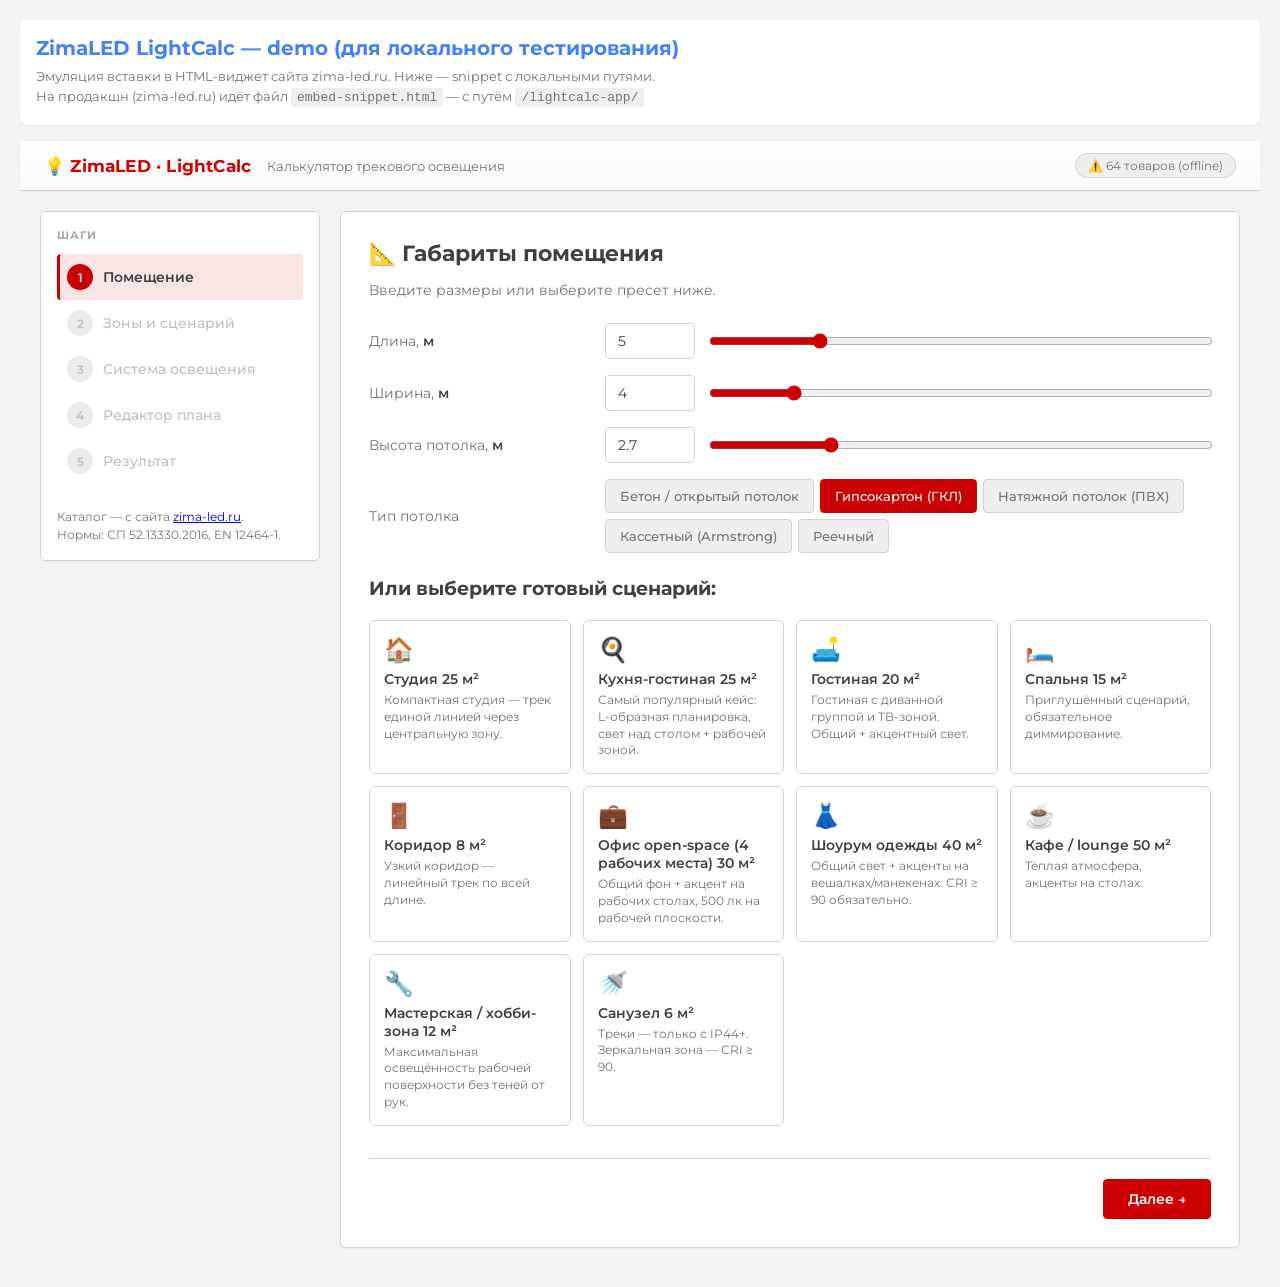
<file: lightcalc-app/lightcalc-app/index.html>
<!doctype html>
<html lang="ru"><head><meta charset="utf-8">
<meta name="viewport" content="width=device-width, initial-scale=1, viewport-fit=cover">
<title>ZimaLED LightCalc — demo embed (local test)</title>
<style>
  body { font-family: Montserrat, Arial, sans-serif; margin: 0; padding: 20px; background: #f3f3f3; color: #404040; }
  .demo-header { padding: 16px; background: #fff; border-radius: 8px; margin-bottom: 16px; box-shadow: 0 1px 2px rgba(0,0,0,.05); }
  .demo-header h1 { margin: 0 0 8px; font-size: 20px; color: #4182f5; }
  .demo-header p { margin: 0 0 4px; color: #737373; font-size: 13px; }
  .demo-header code { background: #efefef; padding: 2px 6px; border-radius: 3px; font-family: monospace; }
  @media (max-width: 600px) {
    body { padding: 6px; }
    .demo-header { padding: 10px; margin-bottom: 8px; }
  }
</style>
</head><body>
<div class="demo-header">
  <h1>ZimaLED LightCalc — demo (для локального тестирования)</h1>
  <p>Эмуляция вставки в HTML-виджет сайта zima-led.ru. Ниже — snippet с локальными путями.</p>
  <p>На продакшн (zima-led.ru) идёт файл <code>embed-snippet.html</code> — с путём <code>/lightcalc-app/</code></p>
</div>

<!-- ==== СНИППЕТ (локальные пути) ==== -->
<!-- ZimaLED LightCalc — embed. Сборка автогенерирована build_embed.py -->
<link rel="stylesheet" href="./lightcalc.css?v=20260827-ui15">
<div id="zlc-app" class="zlc-root"></div>
<script type="module">
  // Настраиваем базовый путь для загрузки данных из JS
  window.__ZLC_BASE__ = "./";
  window.__ZLC_VERSION__ = "20260827-ui15";
  // Точка входа
  import(`${window.__ZLC_BASE__}assets/js/embed.js?v=${window.__ZLC_VERSION__}`).catch(err => {
    // Безопасный вывод ошибки — через textContent, без innerHTML (защита от XSS)
    const host = document.getElementById('zlc-app');
    host.innerHTML = '';
    const box = document.createElement('div');
    box.style.cssText = 'padding:40px;background:#fff5f5;border:1px solid #f16876;color:#c03030;font-family:sans-serif;border-radius:8px';
    const b = document.createElement('b');
    b.textContent = 'Не удалось загрузить калькулятор: ';
    box.append(b, document.createTextNode(String((err && err.message) || err)));
    host.appendChild(box);
  });
</script>
<noscript>
  <div style="padding:20px;background:#fff5f5;border:1px solid #f16876;border-radius:8px;color:#404040">
    Для работы калькулятора трекового освещения нужен JavaScript. Пожалуйста, включите его в настройках браузера.
  </div>
</noscript>
<!-- /ZimaLED LightCalc -->

<!-- ==== /СНИППЕТ ==== -->
</body></html>
</file>
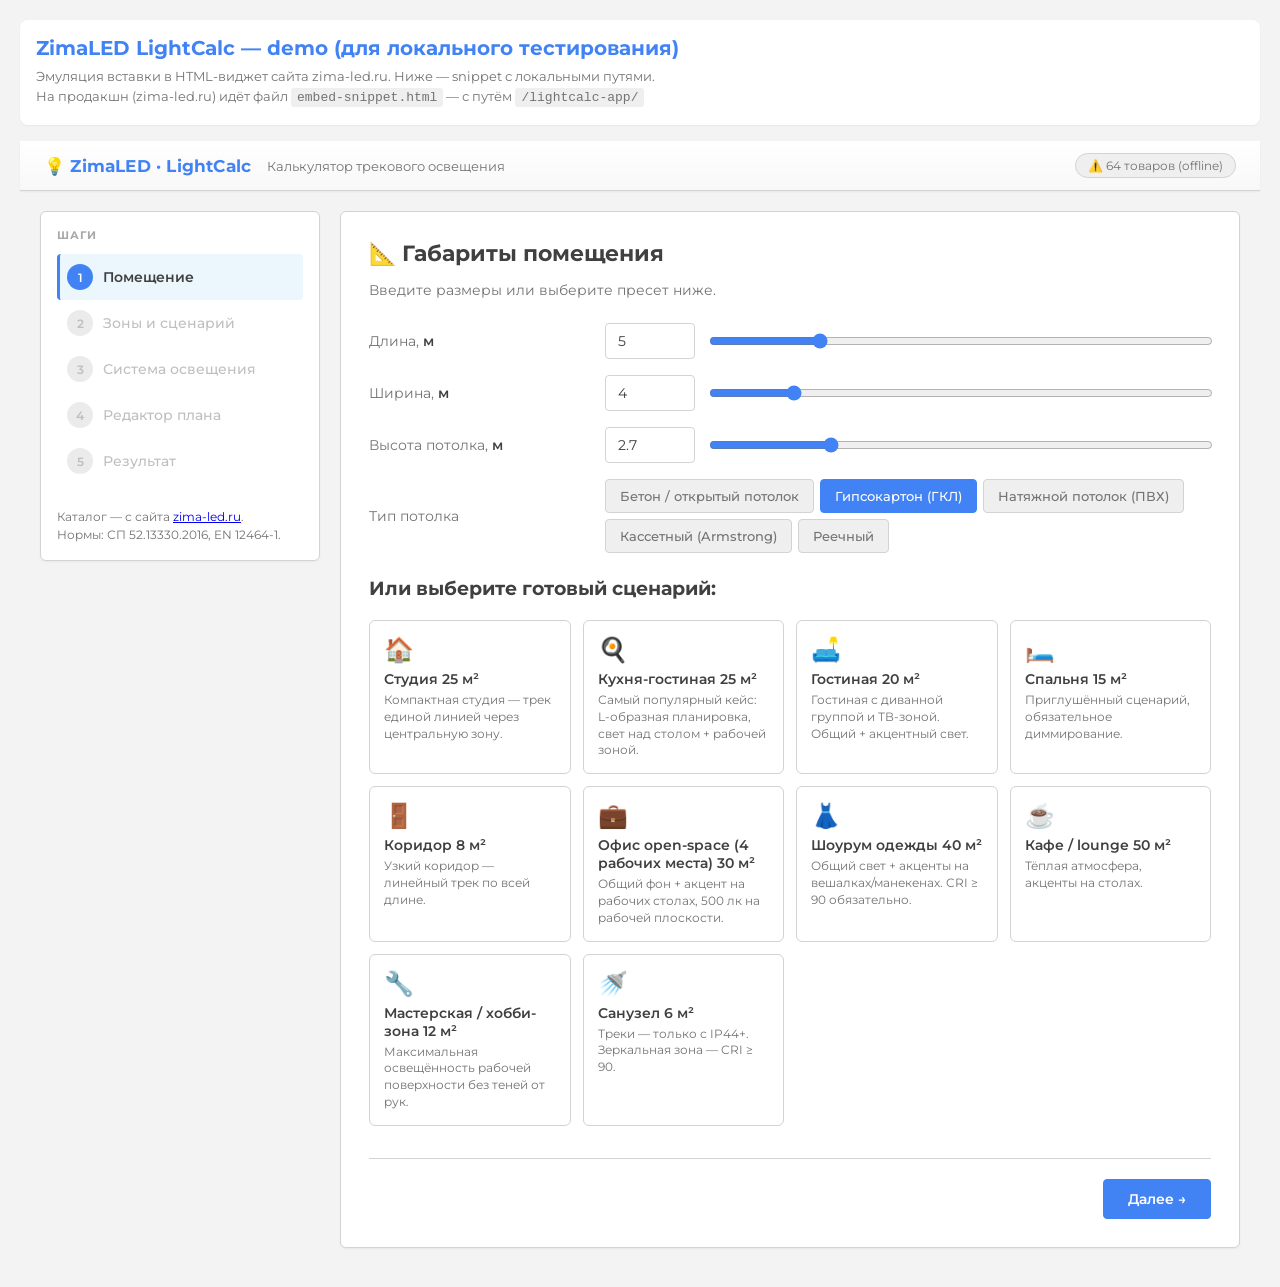
<file: .github/workflows/lightcalc-app/index.html>
<!doctype html>
<html lang="ru"><head><meta charset="utf-8">
<meta name="viewport" content="width=device-width, initial-scale=1, viewport-fit=cover">
<title>ZimaLED LightCalc — demo embed (local test)</title>
<style>
  body { font-family: Montserrat, Arial, sans-serif; margin: 0; padding: 20px; background: #f3f3f3; color: #404040; }
  .demo-header { padding: 16px; background: #fff; border-radius: 8px; margin-bottom: 16px; box-shadow: 0 1px 2px rgba(0,0,0,.05); }
  .demo-header h1 { margin: 0 0 8px; font-size: 20px; color: #4182f5; }
  .demo-header p { margin: 0 0 4px; color: #737373; font-size: 13px; }
  .demo-header code { background: #efefef; padding: 2px 6px; border-radius: 3px; font-family: monospace; }
  @media (max-width: 600px) {
    body { padding: 6px; }
    .demo-header { padding: 10px; margin-bottom: 8px; }
  }
</style>
</head><body>
<div class="demo-header">
  <h1>ZimaLED LightCalc — demo (для локального тестирования)</h1>
  <p>Эмуляция вставки в HTML-виджет сайта zima-led.ru. Ниже — snippet с локальными путями.</p>
  <p>На продакшн (zima-led.ru) идёт файл <code>embed-snippet.html</code> — с путём <code>/lightcalc-app/</code></p>
</div>

<!-- ==== СНИППЕТ (локальные пути) ==== -->
<!-- ZimaLED LightCalc — embed. Сборка автогенерирована build_embed.py -->
<link rel="stylesheet" href="./lightcalc.css?v=20260826-ui14">
<div id="zlc-app" class="zlc-root"></div>
<script type="module">
  // Настраиваем базовый путь для загрузки данных из JS
  window.__ZLC_BASE__ = "./";
  window.__ZLC_VERSION__ = "20260826-ui14";
  // Точка входа
  import(`${window.__ZLC_BASE__}assets/js/embed.js?v=${window.__ZLC_VERSION__}`).catch(err => {
    // Безопасный вывод ошибки — через textContent, без innerHTML (защита от XSS)
    const host = document.getElementById('zlc-app');
    host.innerHTML = '';
    const box = document.createElement('div');
    box.style.cssText = 'padding:40px;background:#fff5f5;border:1px solid #f16876;color:#c03030;font-family:sans-serif;border-radius:8px';
    const b = document.createElement('b');
    b.textContent = 'Не удалось загрузить калькулятор: ';
    box.append(b, document.createTextNode(String((err && err.message) || err)));
    host.appendChild(box);
  });
</script>
<noscript>
  <div style="padding:20px;background:#fff5f5;border:1px solid #f16876;border-radius:8px;color:#404040">
    Для работы калькулятора трекового освещения нужен JavaScript. Пожалуйста, включите его в настройках браузера.
  </div>
</noscript>
<!-- /ZimaLED LightCalc -->

<!-- ==== /СНИППЕТ ==== -->
</body></html>
</file>
<file: lightcalc-app/lightcalc-app/lightcalc.css>
/* zima-lightcalc — embed CSS, scoped under .zlc-root */


/* === brand.css (prefixed with .zlc-root) === */

@import url('https://fonts.googleapis.com/css2?family=Montserrat:wght@400;500;600;700&display=swap');

.zlc-root {
  
  --z-bg:          #f3f3f3;
  --z-bg-card:     #efefef;
  --z-bg-white:    #ffffff;
  --z-text:        #404040;
  --z-text-mut:    #737373;
  --z-text-dim:    #a9a9a9;
  --z-border:      #d3d3d3;
<<<<<<< HEAD
  --z-border-2:    #e0e0e0;
  --z-accent:      #cc0000;    
  --z-accent-2:    #cc0000;    
  --z-accent-3:    #ff6b6b;
=======
  --z-border-2:    #cc0000;
  --z-accent:      #cc0000;    
  --z-accent-2:    #cc0000;    
  --z-accent-3:    #87b4ff;
>>>>>>> 03547fcac6456c3ed1bbbb5bedc1e614d86ab41c
  --z-red:         #f16876;
  --z-red-strong:  #ff6565;
  --z-green:       #8da876;
  --z-yellow:      #f4b942;

  
  --bg:        var(--z-bg);
  --bg-elev:   var(--z-bg-white);
  --bg-elev2:  var(--z-bg-card);
  --border:    var(--z-border);
  --border-2:  var(--z-border-2);
  --text:      var(--z-text);
  --text-mut:  var(--z-text-mut);
  --text-dim:  var(--z-text-dim);
  --brand:     var(--z-accent-2);
  --brand-2:   var(--z-accent);
<<<<<<< HEAD
  --brand-dim: #990000;
=======
  --brand-dim: rgba(153, 0, 0, 1);
>>>>>>> 03547fcac6456c3ed1bbbb5bedc1e614d86ab41c
  --accent:    var(--z-red);

  --ok:      #6db370;
  --warn:    #f4b942;
  --err:     var(--z-red-strong);

  --radius:    6px;
  --radius-sm: 4px;
  --pad:       16px;
  --pad-sm:    10px;
  --shadow-sm: 0 1px 2px rgba(0,0,0,0.05);
  --shadow:    0 2px 12px rgba(0,0,0,0.08);
  --shadow-lg: 0 8px 32px rgba(0,0,0,0.15);

  --font-brand: 'Montserrat', system-ui, -apple-system, 'Segoe UI', Arial, sans-serif;
}

/* === style.css (prefixed with .zlc-root) === */

.zlc-root * { box-sizing: border-box; }

.zlc-root a:hover { text-decoration: underline; }

.zlc-root .app-header {
  background: linear-gradient(180deg, #ffffff 0%, #f8f8f8 100%);
  border-bottom: 1px solid var(--border);
  padding: 12px 24px;
  display: flex;
  align-items: center;
  gap: 16px;
  box-shadow: var(--shadow-sm);
}

.zlc-root .app-header .logo {
  font-weight: 700;
  font-size: 17px;
  color: var(--brand);
  letter-spacing: 0.2px;
}

.zlc-root .app-header .subtitle {
  color: var(--text-mut);
  font-size: 13px;
}

.zlc-root .app-header .spacer { flex: 1; }

.zlc-root .app-header .badge {
  background: var(--bg-elev2);
  border: 1px solid var(--border);
  border-radius: 20px;
  padding: 4px 12px;
  font-size: 12px;
  color: var(--text-mut);
}

.zlc-root .app {
  display: grid;
  grid-template-columns: 280px 1fr;
  gap: 20px;
  padding: 20px;
  max-width: 1440px;
  margin: 0 auto;
}

@media (max-width: 900px) {
.zlc-root .app { grid-template-columns: 1fr; padding: 12px; gap: 12px; }

.zlc-root .steps { position: static; }

.zlc-root .main { padding: 16px; }

.zlc-root .step-content h2 { font-size: 18px; }

.zlc-root .step-content .hint { font-size: 13px; margin-bottom: 16px; }
}

@media (max-width: 600px) {
.zlc-root .main { padding: 12px; border-radius: 4px; }

.zlc-root .app-header { padding: 10px 12px; flex-wrap: wrap; }

.zlc-root .app-header .subtitle { display: none; }

.zlc-root .form-row { grid-template-columns: 1fr; gap: 6px; }

.zlc-root .presets-grid { grid-template-columns: repeat(auto-fill, minmax(140px, 1fr)); gap: 8px; }

.zlc-root .preset-card { padding: 10px; }

.zlc-root .preset-card .emoji { font-size: 20px; }

.zlc-root .preset-card .title { font-size: 13px; }

.zlc-root .preset-card .desc { font-size: 11px; }
}

.zlc-root .steps {
  background: var(--bg-elev);
  border: 1px solid var(--border);
  border-radius: var(--radius);
  padding: var(--pad);
  height: fit-content;
  position: sticky;
  top: 20px;
  box-shadow: var(--shadow-sm);
}

.zlc-root .steps h3 {
  margin: 0 0 12px;
  font-size: 11px;
  color: var(--text-dim);
  text-transform: uppercase;
  letter-spacing: 0.8px;
  font-weight: 700;
}

.zlc-root .step-item {
  display: flex;
  align-items: center;
  gap: 10px;
  padding: 10px;
  border-radius: var(--radius-sm);
  cursor: pointer;
  transition: background 0.15s;
  color: var(--text-mut);
  font-size: 14px;
  font-weight: 500;
}

.zlc-root .step-item:hover:not(.locked) { background: var(--bg-elev2); color: var(--text); }

.zlc-root .step-item.active { background: rgba(204,0,0,0.10); color: var(--text); border-left: 3px solid var(--brand); padding-left: 7px; font-weight: 600; }

.zlc-root .step-item.done { color: var(--text); }

.zlc-root .step-item.locked { opacity: 0.45; cursor: not-allowed; }

.zlc-root .step-item .num {
  width: 26px; height: 26px;
  border-radius: 50%;
  background: var(--border);
  display: flex; align-items: center; justify-content: center;
  font-weight: 600; font-size: 12px;
  color: var(--text-mut);
}

.zlc-root .step-item.active .num { background: var(--brand); color: #fff; }

.zlc-root .step-item.done .num { background: var(--z-green); color: #fff; }

.zlc-root .main {
  background: var(--bg-elev);
  border: 1px solid var(--border);
  border-radius: var(--radius);
  padding: 28px;
  min-height: 600px;
  box-shadow: var(--shadow-sm);
}

.zlc-root .step-content { display: none; }

.zlc-root .step-content.active { display: block; }

.zlc-root .step-content h2 { margin: 0 0 8px; font-size: 22px; }

.zlc-root .step-content .hint { color: var(--text-mut); margin-bottom: 24px; font-size: 14px; }

.zlc-root .form-row {
  display: grid;
  grid-template-columns: 220px 1fr;
  gap: 16px;
  align-items: center;
  margin-bottom: 16px;
}

@media (max-width: 700px) {
.zlc-root .form-row { grid-template-columns: 1fr; gap: 6px; }
}

.zlc-root .form-row label { font-size: 14px; color: var(--text-mut); }

.zlc-root .form-row label b { color: var(--text); font-weight: 600; }

.zlc-root input[type="number"], .zlc-root input[type="text"] {
  width: 100%;
  background: var(--bg-elev);
  border: 1px solid var(--border);
  color: var(--text);
  padding: 8px 12px;
  border-radius: var(--radius-sm);
  font-size: 14px;
  font-family: inherit;
  transition: border-color 0.15s;
}

.zlc-root input[type="number"]:focus, .zlc-root input[type="text"]:focus, .zlc-root select:focus {
  outline: none;
  border-color: var(--brand);
  box-shadow: 0 0 0 3px rgba(204,0,0,0.12);
}

.zlc-root input[type="range"] { width: 100%; accent-color: var(--brand); }

.zlc-root .number-with-slider {
  display: grid;
  grid-template-columns: 90px 1fr;
  gap: 12px;
  align-items: center;
}

.zlc-root .radio-tabs {
  display: flex;
  gap: 6px;
  flex-wrap: wrap;
}

.zlc-root .radio-tabs input { display: none; }

.zlc-root .radio-tabs label {
  padding: 8px 14px;
  background: var(--bg-elev2);
  border: 1px solid var(--border);
  border-radius: var(--radius-sm);
  cursor: pointer;
  font-size: 13px;
  color: var(--text-mut);
  transition: all 0.15s;
  font-weight: 500;
}

.zlc-root .radio-tabs input:checked + label {
  background: var(--brand);
  border-color: var(--brand);
  color: #fff;
}

.zlc-root .radio-tabs label:hover { background: var(--bg-elev); color: var(--text); }

.zlc-root .radio-tabs input:checked + label:hover { background: var(--brand-dim); color: #fff; }

.zlc-root .presets-grid {
  display: grid;
  grid-template-columns: repeat(auto-fill, minmax(200px, 1fr));
  gap: 12px;
  margin-top: 20px;
}

.zlc-root .preset-card {
  background: var(--bg-elev);
  border: 1px solid var(--border);
  border-radius: var(--radius);
  padding: 14px;
  cursor: pointer;
  transition: all 0.15s;
}

.zlc-root .preset-card:hover {
  border-color: var(--brand);
  transform: translateY(-2px);
  box-shadow: var(--shadow);
}

.zlc-root .preset-card.selected {
  border-color: var(--brand);
<<<<<<< HEAD
  background: linear-gradient(135deg, var(--bg-elev), rgba(204,0,0,0.06));
  box-shadow: 0 0 5px 2px rgb(243 50 28 / 25%);
=======
  background: linear-gradient(135deg, var(--bg-elev), rgba(94,189,236,0.08));
  box-shadow: 0 0 5px 2px rgb(243 50 28 / 25%);;
>>>>>>> 03547fcac6456c3ed1bbbb5bedc1e614d86ab41c
}

.zlc-root .preset-card .emoji { font-size: 24px; margin-bottom: 6px; }

.zlc-root .preset-card .title { font-weight: 600; font-size: 14px; margin-bottom: 4px; }

.zlc-root .preset-card .desc { font-size: 12px; color: var(--text-mut); line-height: 1.4; }

.zlc-root .zones-visual-editor {
  margin: 16px 0;
  padding: 12px;
  background: var(--bg-elev2);
  border: 1px solid var(--border);
  border-radius: var(--radius);
  overflow-x: auto;
}

.zlc-root .zones-svg {
  user-select: none;
  touch-action: none;
  display: block;
  margin: 0 auto;
}

.zlc-root .zones-toolbar {
  display: flex;
  align-items: center;
  justify-content: space-between;
  gap: 12px;
  margin-bottom: 10px;
  font-size: 12px;
  color: var(--text-mut);
  flex-wrap: wrap;
}

.zlc-root .zones-toolbar-hint { flex: 1; min-width: 0; }

.zlc-root .btn-mini {
  padding: 5px 12px;
  background: var(--bg-elev);
  border: 1px solid var(--border);
  color: var(--text);
  border-radius: 4px;
  cursor: pointer;
  font-family: inherit;
  font-size: 12px;
  font-weight: 500;
  transition: all 0.15s;
}

.zlc-root .btn-mini:hover { border-color: var(--brand); color: var(--brand); }

.zlc-root select {
  appearance: none;
  -webkit-appearance: none;
  background-color: var(--bg-elev);
  background-image: url("data:image/svg+xml;utf8,<svg xmlns='http://www.w3.org/2000/svg' width='12' height='12' viewBox='0 0 12 12'><path fill='%23737373' d='M6 8L2 4h8z'/></svg>");
  background-repeat: no-repeat;
  background-position: right 8px center;
  padding-right: 28px;
  cursor: pointer;
}

.zlc-root select:hover { border-color: var(--brand); }

.zlc-root .zones-list { margin-top: 16px; }

.zlc-root .zone-row {
  display: grid;
  grid-template-columns: 32px minmax(0, 1.6fr) 90px 140px 96px;
  gap: 10px;
  padding: 10px;
  background: var(--bg-elev);
  border: 1px solid var(--border);
  border-radius: var(--radius-sm);
  margin-bottom: 8px;
  align-items: center;
  font-size: 14px;
  transition: box-shadow 0.15s, border-color 0.15s;
}

.zlc-root .zone-row:hover { border-color: var(--brand); box-shadow: 0 2px 6px rgba(0,0,0,0.05); }

@media (max-width: 900px) {
.zlc-root .zone-row {
    grid-template-columns: 32px minmax(0, 1fr) auto;
    grid-template-areas:
      "marker name    actions"
      "marker area    area"
      "marker cct     cct";
    gap: 8px;
  }

.zlc-root .zone-row > *:nth-child(1) { grid-area: marker; }

.zlc-root .zone-row > *:nth-child(2) { grid-area: name; min-width: 0; }

.zlc-root .zone-row > *:nth-child(3) { grid-area: area; }

.zlc-root .zone-row > *:nth-child(4) { grid-area: cct; }

.zlc-root .zone-row > *:nth-child(5) { grid-area: actions; }
}

.zlc-root .zone-row .zone-meta { font-size: 12px; color: var(--text-mut); margin-top: 4px; }

.zlc-root .zone-color-marker {
  width: 30px; height: 30px;
  border-radius: 50%;
  display: flex; align-items: center; justify-content: center;
  color: #fff; font-weight: 700; font-size: 14px;
  box-shadow: 0 1px 3px rgba(0,0,0,0.15);
}

.zlc-root .zone-row-actions {
  display: flex; gap: 4px; align-items: center;
}

.zlc-root .btn-icon {
  width: 26px; height: 26px;
  padding: 0;
  background: transparent;
  border: 1px solid var(--border);
  border-radius: 4px;
  cursor: pointer;
  font-size: 13px;
  color: var(--text-mut);
  font-family: inherit;
  display: flex; align-items: center; justify-content: center;
  transition: all 0.15s;
}

.zlc-root .btn-icon:hover:not(:disabled) { border-color: var(--brand); color: var(--brand); background: rgba(204,0,0,0.06); }

.zlc-root .btn-icon:disabled { opacity: 0.3; cursor: not-allowed; }

.zlc-root .btn-remove { background: transparent; border: 1px solid var(--border); color: var(--text-mut); padding: 4px 8px; border-radius: 4px; cursor: pointer; font-size: 12px; }

.zlc-root .btn-remove:hover { border-color: var(--err); color: var(--err); }

.zlc-root .btn-add-zone {
  margin-top: 8px;
  background: transparent;
  border: 1px dashed var(--border-2);
  color: var(--text-mut);
  padding: 10px;
  border-radius: var(--radius-sm);
  cursor: pointer;
  width: 100%;
  font-size: 14px;
  font-family: inherit;
}

.zlc-root .btn-add-zone:hover { border-color: var(--brand); color: var(--brand); }

.zlc-root .actions {
  display: flex;
  justify-content: space-between;
  margin-top: 32px;
  padding-top: 20px;
  border-top: 1px solid var(--border);
}

.zlc-root .btn {
  padding: 10px 24px;
  border-radius: var(--radius-sm);
  cursor: pointer;
  font-size: 14px;
  font-weight: 600;
  border: 1px solid transparent;
  transition: all 0.15s;
  font-family: inherit;
}

.zlc-root .btn-primary {
  background: var(--brand);
  color: #fff;
  border-color: var(--brand);
}

.zlc-root .btn-primary:hover { background: var(--brand-dim); border-color: var(--brand-dim); }

.zlc-root .btn-primary:disabled { background: var(--border); border-color: var(--border); cursor: not-allowed; }

.zlc-root .btn-secondary {
  background: var(--bg-elev);
  color: var(--text);
  border-color: var(--border);
}

.zlc-root .btn-secondary:hover { border-color: var(--brand); color: var(--brand); }

.zlc-root .results { display: grid; gap: 16px; }

.zlc-root .result-card {
  background: var(--bg-elev);
  border: 1px solid var(--border);
  border-radius: var(--radius);
  padding: 18px;
  box-shadow: var(--shadow-sm);
}

.zlc-root .result-card h3 {
  margin: 0 0 12px;
  font-size: 15px;
  color: var(--brand);
  display: flex;
  align-items: center;
  gap: 8px;
}

.zlc-root .result-card .kv {
  display: grid;
  grid-template-columns: 1fr auto;
  gap: 8px 20px;
  font-size: 14px;
}

.zlc-root .result-card .kv .k { color: var(--text-mut); }

.zlc-root .result-card .kv .v { color: var(--text); font-weight: 500; text-align: right; }

.zlc-root .result-card .kv .v strong { color: var(--brand); }

.zlc-root .bom-table { width: 100%; border-collapse: collapse; font-size: 13px; margin-top: 8px; }

.zlc-root .bom-table th, .zlc-root .bom-table td { padding: 8px 10px; border-bottom: 1px solid var(--border); text-align: left; }

.zlc-root .bom-table th { color: var(--text-dim); font-weight: 600; font-size: 11px; text-transform: uppercase; letter-spacing: 0.5px; }

.zlc-root .bom-table td.num { text-align: right; font-variant-numeric: tabular-nums; }

.zlc-root .bom-table tfoot td { border-bottom: none; font-weight: 600; padding-top: 12px; font-size: 14px; }

.zlc-root .bom-table .grand { color: var(--brand); font-size: 18px; }

.zlc-root .warnings { display: grid; gap: 8px; }

.zlc-root .warning-item { border-radius: var(--radius-sm); padding: 12px 16px; border-left: 4px solid var(--border); background: var(--bg-elev2); }

.zlc-root .warning-item.error { border-left-color: var(--err); background: rgba(255,101,101,0.06); }

.zlc-root .warning-item.warning { border-left-color: var(--warn); background: rgba(244,185,66,0.08); }

.zlc-root .warning-item.info { border-left-color: var(--brand); background: rgba(204,0,0,0.05); }

.zlc-root .warning-item .title { font-weight: 600; font-size: 14px; margin-bottom: 4px; }

.zlc-root .warning-item .message { font-size: 13px; color: var(--text-mut); white-space: pre-wrap; }

.zlc-root .warning-item .fix { font-size: 13px; margin-top: 6px; color: var(--text); }

.zlc-root .warning-item .fix::before { content: "→ "; color: var(--brand); font-weight: 600; }

.zlc-root .loader {
  display: inline-block; width: 20px; height: 20px;
  border: 2px solid var(--border); border-top-color: var(--brand);
  border-radius: 50%; animation: spin 0.6s linear infinite;
}

@keyframes spin { to { transform: rotate(360deg); } }

.zlc-root .light-type-grid {
  display: grid;
  grid-template-columns: repeat(auto-fill, minmax(150px, 1fr));
  gap: 10px;
  width: 100%;
}
.zlc-root .light-type-cell {
  background: var(--bg-elev2);
  border: 1px solid var(--border-2);
  border-radius: var(--radius);
  padding: 10px;
}
.zlc-root .light-type-head {
  display: flex;
  align-items: center;
  gap: 6px;
  margin-bottom: 8px;
  font-size: 13px;
  font-weight: 600;
}
.zlc-root .light-type-icon { font-size: 16px; }
.zlc-root .light-type-qty {
  display: flex;
  align-items: center;
  gap: 6px;
}
.zlc-root .light-type-num {
  min-width: 26px;
  text-align: center;
  font-weight: 700;
  color: var(--brand);
  font-variant-numeric: tabular-nums;
}
.zlc-root .light-type-hint { margin-top: 6px; }

.zlc-root .plan-wrap { margin: 0 -8px; overflow: auto; border-radius: var(--radius-sm); }

.zlc-root .plan-wrap svg { max-width: 100%; height: auto; }
.zlc-root .plan-wrap-3d {
  background: #10151d;
  border: 1px solid #324055;
  box-shadow: inset 0 0 30px rgba(0,0,0,0.3);
}
.zlc-root .scene-3d { cursor: grab; }
.zlc-root .scene-3d:active { cursor: grabbing; }

.zlc-root .plan-controls {
  display: flex; align-items: center; gap: 14px;
  margin-top: 14px; padding-top: 14px;
  border-top: 1px solid var(--border);
  flex-wrap: wrap; font-size: 13px; color: var(--text-mut);
}

.zlc-root .plan-controls .toggle { display: inline-flex; align-items: center; gap: 4px; cursor: pointer; user-select: none; }

.zlc-root .plan-controls .toggle input { accent-color: var(--brand); cursor: pointer; }

.zlc-root .plan-controls-spacer { flex: 1; }

.zlc-root .btn-sm { padding: 6px 12px; font-size: 12px; font-weight: 500; }

.zlc-root .editor-placeholder {
  padding: 60px 30px;
  text-align: center;
  background: var(--bg-elev2);
  border: 1px dashed var(--border-2);
  border-radius: var(--radius);
  color: var(--text-mut);
  font-size: 14px;
  line-height: 1.6;
}

.zlc-root .editor-fullscreen-launcher {
  display: block;
  margin: 20px 0;
  padding: 40px 30px;
  background: linear-gradient(135deg, #ffffff, rgba(204,0,0,0.06));
  border: 2px solid var(--brand);
  border-radius: var(--radius);
  text-align: center;
  cursor: pointer;
  transition: all 0.2s;
}

.zlc-root .editor-fullscreen-launcher:hover { box-shadow: var(--shadow); transform: translateY(-2px); }

.zlc-root .editor-fullscreen-launcher h3 { color: var(--brand); font-size: 20px; margin-bottom: 8px; }

.zlc-root .editor-fullscreen-launcher p { color: var(--text-mut); font-size: 14px; margin: 4px 0; }

.zlc-root .editor-fullscreen-launcher .cta {
  display: inline-block; margin-top: 16px;
  padding: 10px 30px; background: var(--brand); color: #fff;
  border-radius: var(--radius-sm); font-weight: 600;
}

.zlc-root .muted { color: var(--text-mut); }

.zlc-root .mt-sm { margin-top: 8px; }

.zlc-root .mt-md { margin-top: 16px; }

.zlc-root .mt-lg { margin-top: 24px; }

.zlc-root .text-right { text-align: right; }

.zlc-root .grid-2 { display: grid; grid-template-columns: 1fr 1fr; gap: 12px; }

@media (max-width: 700px) {
.zlc-root .grid-2 { grid-template-columns: 1fr; }
}

/* === editor-3dsmax.css (уже scoped через .editor-3dsmax) === */
/* =========================================================
   EDITOR 3DS MAX STYLE — тёмная профи-тема редактора-вьюпорта
   Активируется только внутри .editor-3dsmax (fullscreen-overlay).
   ========================================================= */

.editor-3dsmax {
  --ed-bg:         #2a2a2a;
  --ed-bg-2:       #333333;
  --ed-bg-panel:   #3a3a3a;
  --ed-bg-input:   #242424;
  --ed-bg-viewport:#1c1c1c;
  --ed-border:     #1a1a1a;
  --ed-border-2:   #4a4a4a;
  --ed-text:       #d9d9d9;
  --ed-text-mut:   #a0a0a0;
  --ed-text-dim:   #707070;
  --ed-accent:     #00d4ff;      /* фирменный голубой 3ds Max */
  --ed-accent-dim: #0088aa;
  --ed-warn:       #f4b942;
  --ed-err:        #ff6565;
  --ed-ok:         #7ec97e;
  --ed-active:     #4a7fbf;
  --ed-hover:      #4a4a4a;

  --ed-h-topbar:   40px;
  --ed-h-toolbar:  36px;
  --ed-h-statusbar:26px;
  --ed-w-dock:     280px;

  /* z-index — максимум integer, чтобы поверх любых sticky-header/pageToTop сайта zima-led */
  position: fixed;
  inset: 0;
  z-index: 2147483647;
  background: var(--ed-bg);
  color: var(--ed-text);
  font-family: 'Segoe UI', Tahoma, system-ui, -apple-system, sans-serif;
  font-size: 12px;
  line-height: 1.4;
  display: grid;
  grid-template-rows: var(--ed-h-topbar) var(--ed-h-toolbar) 1fr var(--ed-h-statusbar);
  overflow: hidden;
}

/* --- Topbar (меню-строка «File / View / …» + актив кнопки) --- */
.editor-3dsmax .ed-topbar {
  display: flex;
  align-items: center;
  gap: 0;
  height: var(--ed-h-topbar);
  background: linear-gradient(180deg, #3a3a3a 0%, #2f2f2f 100%);
  border-bottom: 1px solid var(--ed-border);
  padding: 0 12px;
}
.editor-3dsmax .ed-topbar-brand {
  font-weight: 700;
  font-size: 13px;
  color: var(--ed-accent);
  margin-right: 24px;
  letter-spacing: 0.3px;
}
.editor-3dsmax .ed-menu {
  display: flex;
  gap: 0;
}
.editor-3dsmax .ed-menu-item {
  padding: 8px 14px;
  color: var(--ed-text);
  cursor: pointer;
  border-radius: 3px;
  font-size: 12px;
}
.editor-3dsmax .ed-menu-item:hover { background: var(--ed-hover); }
.editor-3dsmax .ed-topbar-spacer { flex: 1; }
.editor-3dsmax .ed-topbar-btn {
  padding: 6px 12px;
  background: var(--ed-bg-panel);
  border: 1px solid var(--ed-border-2);
  color: var(--ed-text);
  cursor: pointer;
  border-radius: 3px;
  font-size: 12px;
  margin-left: 6px;
  font-family: inherit;
  transition: all 0.1s;
}
.editor-3dsmax .ed-topbar-btn:hover { background: var(--ed-hover); border-color: var(--ed-accent); }
.editor-3dsmax .ed-topbar-btn.primary { background: var(--ed-accent); color: #000; border-color: var(--ed-accent); font-weight: 600; }
.editor-3dsmax .ed-topbar-btn.primary:hover { background: #33dfff; }
.editor-3dsmax .ed-topbar-btn.close { background: transparent; border-color: transparent; font-size: 18px; padding: 4px 10px; }
.editor-3dsmax .ed-topbar-btn.close:hover { background: var(--ed-err); color: #fff; }
.editor-3dsmax .ed-mobile-save { display: none; }
.editor-3dsmax .ed-brand-icon { margin-right: 5px; }

/* --- Toolbar (кнопки под меню — режимы, тумблеры вьюпорта) --- */
.editor-3dsmax .ed-toolbar {
  display: flex;
  align-items: center;
  gap: 4px;
  height: var(--ed-h-toolbar);
  background: var(--ed-bg-2);
  border-bottom: 1px solid var(--ed-border);
  padding: 0 8px;
  overflow-x: auto;
}
.editor-3dsmax .ed-tool-btn {
  min-width: 28px; height: 28px;
  padding: 0 8px;
  background: var(--ed-bg-panel);
  border: 1px solid var(--ed-border-2);
  color: var(--ed-text);
  border-radius: 3px;
  cursor: pointer;
  font-size: 11px;
  font-family: inherit;
  display: inline-flex;
  align-items: center;
  gap: 4px;
  transition: all 0.1s;
}
.editor-3dsmax .ed-tool-btn:hover { background: var(--ed-hover); border-color: var(--ed-accent); color: var(--ed-accent); }
.editor-3dsmax .ed-tool-btn.active { background: var(--ed-active); border-color: var(--ed-accent); color: #fff; }
.editor-3dsmax .ed-tool-btn.icon { padding: 0; justify-content: center; font-size: 14px; }
.editor-3dsmax .ed-tool-divider { width: 1px; background: var(--ed-border); height: 20px; margin: 0 4px; }
.editor-3dsmax .ed-tool-label { color: var(--ed-text-mut); font-size: 11px; padding: 0 6px; }

/* --- Основной area: 3-колоночный dock --- */
.editor-3dsmax .ed-body {
  display: grid;
  grid-template-columns: var(--ed-w-dock) 1fr var(--ed-w-dock);
  overflow: hidden;
  min-height: 0;
}
.editor-3dsmax .ed-body.left-collapsed  { grid-template-columns: 32px 1fr var(--ed-w-dock); }
.editor-3dsmax .ed-body.right-collapsed { grid-template-columns: var(--ed-w-dock) 1fr 32px; }
.editor-3dsmax .ed-body.both-collapsed  { grid-template-columns: 32px 1fr 32px; }

/* Панель — общая */
.editor-3dsmax .ed-panel {
  background: var(--ed-bg-2);
  border-right: 1px solid var(--ed-border);
  display: flex;
  flex-direction: column;
  min-height: 0;
  overflow: hidden;
}
.editor-3dsmax .ed-panel.right { border-right: none; border-left: 1px solid var(--ed-border); }
.editor-3dsmax .ed-panel-header {
  display: flex;
  align-items: center;
  height: 26px;
  background: var(--ed-bg-panel);
  border-bottom: 1px solid var(--ed-border);
  padding: 0 8px;
  font-size: 11px;
  font-weight: 600;
  color: var(--ed-text);
  text-transform: uppercase;
  letter-spacing: 0.5px;
}
.editor-3dsmax .ed-panel-title { flex: 1; }
.editor-3dsmax .ed-panel-collapse {
  width: 20px; height: 20px;
  background: transparent; border: none;
  color: var(--ed-text-mut); cursor: pointer;
  font-size: 12px; border-radius: 2px;
}
.editor-3dsmax .ed-panel-collapse:hover { background: var(--ed-hover); color: var(--ed-accent); }
.editor-3dsmax .ed-panel-body {
  flex: 1;
  overflow-y: auto;
  padding: 0;
  min-height: 0;
}

/* Collapsed vertical strip */
.editor-3dsmax .ed-panel-collapsed {
  writing-mode: vertical-rl;
  transform: rotate(180deg);
  display: flex;
  align-items: center;
  justify-content: center;
  padding: 8px 0;
  color: var(--ed-text-mut);
  font-size: 11px;
  font-weight: 600;
  letter-spacing: 1px;
  cursor: pointer;
  height: 100%;
}
.editor-3dsmax .ed-panel-collapsed:hover { color: var(--ed-accent); background: var(--ed-hover); }

/* --- Rollouts (свёртки-«гармошки» в правой панели) --- */
.editor-3dsmax .ed-rollout {
  border-bottom: 1px solid var(--ed-border);
}
.editor-3dsmax .ed-rollout-header {
  display: flex;
  align-items: center;
  padding: 6px 10px;
  background: var(--ed-bg-panel);
  cursor: pointer;
  user-select: none;
  font-size: 11px;
  font-weight: 600;
  color: var(--ed-text);
  gap: 6px;
}
.editor-3dsmax .ed-rollout-header:hover { background: var(--ed-hover); }
.editor-3dsmax .ed-rollout-caret {
  font-size: 9px;
  color: var(--ed-text-mut);
  transition: transform 0.15s;
  width: 10px;
}
.editor-3dsmax .ed-rollout.open .ed-rollout-caret { transform: rotate(90deg); }
.editor-3dsmax .ed-rollout-body { padding: 8px 10px; display: none; }
.editor-3dsmax .ed-rollout.open .ed-rollout-body { display: block; }

/* --- Palette (левая: каталог) --- */
.editor-3dsmax .ed-palette-tabs {
  display: flex;
  background: var(--ed-bg-panel);
  border-bottom: 1px solid var(--ed-border);
}
.editor-3dsmax .ed-palette-tab {
  flex: 1;
  padding: 8px 6px;
  text-align: center;
  cursor: pointer;
  color: var(--ed-text-mut);
  font-size: 11px;
  font-weight: 600;
  border-bottom: 2px solid transparent;
  text-transform: uppercase;
  letter-spacing: 0.5px;
}
.editor-3dsmax .ed-palette-tab:hover { color: var(--ed-text); background: var(--ed-hover); }
.editor-3dsmax .ed-palette-tab.active { color: var(--ed-accent); border-bottom-color: var(--ed-accent); background: var(--ed-bg-2); }
.editor-3dsmax .ed-palette-list { padding: 8px; }
.editor-3dsmax .ed-palette-item {
  display: grid;
  grid-template-columns: 32px 1fr auto;
  align-items: center;
  gap: 8px;
  padding: 9px 8px;
  background: var(--ed-bg-panel);
  border: 1px solid var(--ed-border-2);
  border-radius: 3px;
  margin-bottom: 5px;
  cursor: grab;
  font-size: 12px;                 /* было 11 → +0.1em */
  transition: all 0.1s;
}
.editor-3dsmax .ed-palette-item-static {
  cursor: default;
  opacity: 0.85;
}
.editor-3dsmax .ed-palette-item-static:hover {
  transform: none;
}
.editor-3dsmax .ed-palette-body-cell {
  min-width: 0;
  overflow: hidden;
}
.editor-3dsmax .ed-palette-item:hover {
  border-color: var(--ed-accent);
  background: var(--ed-hover);
  transform: translateX(2px);
}
.editor-3dsmax .ed-palette-item:active { cursor: grabbing; }
.editor-3dsmax .ed-palette-icon {
  width: 32px; height: 32px;
  display: flex; align-items: center; justify-content: center;
  background: var(--ed-bg-input);
  border-radius: 3px;
  color: var(--ed-accent);
  font-size: 18px;
}
/* Названия в палитре: ЯРЧЕ + крупнее (+0.1em по пожеланию #8) */
.editor-3dsmax .ed-palette-title {
  color: #ffffff;                  /* было var(--ed-text) → яркий белый */
  font-weight: 600;                /* было 500 → полужирный */
  font-size: 13px;                 /* было 11 → +0.1em */
  line-height: 1.35;
  overflow: hidden;
  text-overflow: ellipsis;
  white-space: nowrap;
  letter-spacing: 0.1px;
}
.editor-3dsmax .ed-palette-sub {
  color: var(--ed-text);           /* было var(--ed-text-dim) → сильнее контраст */
  font-size: 11px;                 /* было 10 → +0.1em */
  margin-top: 3px;
  line-height: 1.3;
}
.editor-3dsmax .ed-palette-price {
  color: var(--ed-accent);
  font-size: 12px;                 /* было 10 → +0.1em */
  font-weight: 700;
  white-space: nowrap;
}
.editor-3dsmax .ed-palette-actions {
  display: flex;
  align-items: flex-end;
  flex-direction: column;
  gap: 5px;
}
.editor-3dsmax .ed-palette-add {
  min-width: 28px;
  min-height: 28px;
  padding: 2px 7px;
  border: 1px solid var(--ed-accent-dim);
  border-radius: 3px;
  background: rgba(0, 212, 255, 0.1);
  color: var(--ed-accent);
  cursor: pointer;
  font-family: inherit;
  font-size: 15px;
  font-weight: 700;
  line-height: 1;
}
.editor-3dsmax .ed-palette-add:hover {
  background: var(--ed-accent);
  color: #000;
}
.editor-3dsmax .ed-palette-add-label { display: none; }
.editor-3dsmax .ed-palette-cct-chip {
  display: inline-block;
  padding: 2px 7px;
  border-radius: 3px;
  font-size: 10px;
  font-weight: 700;
  margin-right: 6px;
  letter-spacing: 0.3px;
}
.editor-3dsmax .ed-palette-group-title {
  padding: 8px 10px 4px;
  color: var(--ed-accent);
  font-size: 10px;
  font-weight: 700;
  text-transform: uppercase;
  letter-spacing: 0.6px;
  border-top: 1px solid var(--ed-border);
  margin-top: 4px;
}
.editor-3dsmax .ed-palette-group-title:first-child {
  border-top: none;
  margin-top: 0;
}
.editor-3dsmax .ed-palette-filter {
  display: flex;
  align-items: center;
  gap: 4px;
  padding: 8px 10px;
  background: var(--ed-bg-2);
  border-bottom: 1px solid var(--ed-border);
  font-size: 11px;
  color: var(--ed-text-mut);
}
.editor-3dsmax .ed-palette-filter-label {
  color: var(--ed-text-mut);
  margin-right: 4px;
}
.editor-3dsmax .ed-mini-btn {
  padding: 3px 10px;
  background: var(--ed-bg-panel);
  border: 1px solid var(--ed-border-2);
  color: var(--ed-text);
  border-radius: 3px;
  cursor: pointer;
  font-size: 11px;
  font-family: inherit;
}
.editor-3dsmax .ed-mini-btn:hover {
  background: var(--ed-hover);
  border-color: var(--ed-accent);
}
.editor-3dsmax .ed-mini-btn.active {
  background: var(--ed-accent);
  border-color: var(--ed-accent);
  color: #000;
  font-weight: 700;
}
.editor-3dsmax .ed-palette-search-wrap {
  padding: 6px 10px 10px;
  background: var(--ed-bg-2);
  border-bottom: 1px solid var(--ed-border);
}
.editor-3dsmax .ed-palette-qty {
  display: flex;
  align-items: center;
  gap: 6px;
  padding: 6px 10px;
  background: var(--ed-bg-2);
  border-bottom: 1px solid var(--ed-border);
  font-size: 12px;
}
.editor-3dsmax .ed-palette-qty-val {
  min-width: 22px;
  text-align: center;
  font-weight: 700;
  color: var(--ed-accent);
  font-variant-numeric: tabular-nums;
}
.editor-3dsmax .ed-palette-qty-hint {
  color: var(--ed-text-mut);
  font-size: 11px;
  margin-left: auto;
}
.editor-3dsmax .ed-palette-lt-bar {
  padding: 6px 10px;
  background: var(--ed-bg-2);
  border-bottom: 1px solid var(--ed-border);
}
.editor-3dsmax .ed-palette-lt {
  width: 100%;
}
.editor-3dsmax .ed-palette-search {
  width: 100%;
  padding: 6px 10px;
  background: var(--ed-bg-input);
  border: 1px solid var(--ed-border-2);
  color: var(--ed-text);
  border-radius: 3px;
  font-size: 12px;
  font-family: inherit;
}
.editor-3dsmax .ed-palette-search:focus {
  outline: none;
  border-color: var(--ed-accent);
}
.editor-3dsmax .ed-palette-hint {
  padding: 10px;
  background: var(--ed-bg-input);
  border-radius: 3px;
  color: var(--ed-text-mut);
  font-size: 10px;
  line-height: 1.5;
  margin: 8px;
}
.editor-3dsmax .ed-palette-hint b { color: var(--ed-accent); }

/* --- Viewport (центральный) --- */
.editor-3dsmax .ed-viewport {
  background: var(--ed-bg-viewport);
  position: relative;
  overflow: hidden;
  min-width: 0;
  display: flex;
  flex-direction: column;
}
.editor-3dsmax .ed-viewport-label {
  position: absolute;
  top: 8px; left: 12px;
  background: rgba(0,0,0,0.7);
  padding: 4px 10px;
  border-radius: 3px;
  color: var(--ed-text);
  font-size: 11px;
  font-weight: 600;
  border: 1px solid var(--ed-border-2);
  z-index: 10;
  pointer-events: none;
}
.editor-3dsmax .ed-viewport-label span { color: var(--ed-accent); }
.editor-3dsmax .ed-viewport-hint {
  position: absolute;
  bottom: 10px; right: 10px;
  background: rgba(0,0,0,0.65);
  padding: 6px 10px;
  border-radius: 3px;
  color: var(--ed-text-mut);
  font-size: 10px;
  border: 1px solid var(--ed-border-2);
  z-index: 10;
  pointer-events: none;
  line-height: 1.6;
}
.editor-3dsmax .ed-viewport-hint b { color: var(--ed-accent); font-weight: 600; }
.editor-3dsmax .ed-mobile-hints { display: none; }

.editor-3dsmax .ed-svg-host {
  flex: 1;
  overflow: hidden;
  cursor: default;
}
.editor-3dsmax .ed-svg-host svg {
  display: block;
  width: 100%;
  height: 100%;
  touch-action: none;
  user-select: none;
}

/* --- Nav buttons (zoom in/out/fit — как правая нижняя панель 3ds Max) --- */
.editor-3dsmax .ed-viewport-nav {
  position: absolute;
  right: 10px; top: 10px;
  display: flex;
  flex-direction: column;
  gap: 4px;
  z-index: 10;
}
.editor-3dsmax .ed-nav-btn {
  width: 28px; height: 28px;
  background: rgba(58,58,58,0.9);
  border: 1px solid var(--ed-border-2);
  color: var(--ed-text);
  border-radius: 3px;
  cursor: pointer;
  font-size: 14px;
  display: flex; align-items: center; justify-content: center;
  font-family: inherit;
}
.editor-3dsmax .ed-nav-btn:hover { background: var(--ed-hover); color: var(--ed-accent); border-color: var(--ed-accent); }

/* --- Props (правая: параметры выделенного) --- */
.editor-3dsmax .ed-prop-empty {
  padding: 24px 16px;
  color: var(--ed-text-dim);
  text-align: center;
  font-size: 11px;
  line-height: 1.6;
}
.editor-3dsmax .ed-prop-obj {
  padding: 10px;
  background: linear-gradient(90deg, rgba(0,212,255,0.1), transparent);
  border-left: 3px solid var(--ed-accent);
  margin-bottom: 4px;
}
.editor-3dsmax .ed-prop-kind {
  font-size: 10px;
  color: var(--ed-accent);
  text-transform: uppercase;
  letter-spacing: 0.8px;
  font-weight: 700;
}
.editor-3dsmax .ed-prop-name {
  font-size: 13px;
  color: #ffffff;
  margin-top: 4px;
  line-height: 1.35;
  font-weight: 600;
}
.editor-3dsmax .ed-prop-desc {
  font-size: 11px;
  color: var(--ed-text-mut);
  margin-top: 6px;
  line-height: 1.4;
  font-style: italic;
}
.editor-3dsmax .ed-prop-row-full {
  padding: 8px 10px;
  border-top: 1px solid var(--ed-border);
  margin-top: 4px;
}
.editor-3dsmax .ed-prop-link {
  color: var(--ed-accent);
  font-size: 11px;
  text-decoration: none;
}
.editor-3dsmax .ed-prop-link:hover {
  text-decoration: underline;
}
.editor-3dsmax .ed-prop-row {
  display: grid;
  grid-template-columns: 100px 1fr;
  gap: 8px;
  align-items: center;
  padding: 4px 10px;
  font-size: 11px;
}
.editor-3dsmax .ed-prop-row .k { color: var(--ed-text-mut); }
.editor-3dsmax .ed-prop-row .v { color: var(--ed-text); font-weight: 500; font-variant-numeric: tabular-nums; }
.editor-3dsmax .ed-prop-row .v b { color: var(--ed-accent); font-weight: 600; }

.editor-3dsmax .ed-input {
  width: 100%;
  background: var(--ed-bg-input);
  border: 1px solid var(--ed-border-2);
  color: var(--ed-text);
  padding: 4px 6px;
  border-radius: 2px;
  font-size: 11px;
  font-family: inherit;
}
.editor-3dsmax .ed-input:focus {
  outline: none;
  border-color: var(--ed-accent);
}
.editor-3dsmax .ed-select {
  width: 100%;
  background: var(--ed-bg-input);
  border: 1px solid var(--ed-border-2);
  color: var(--ed-text);
  padding: 4px 6px;
  border-radius: 2px;
  font-size: 11px;
  font-family: inherit;
}
.editor-3dsmax .ed-range {
  width: 100%;
  accent-color: var(--ed-accent);
  height: 20px;
}
.editor-3dsmax .ed-angle-presets {
  display: grid;
  grid-template-columns: repeat(4, 1fr);
  gap: 4px;
  margin-top: 8px;
}
.editor-3dsmax .ed-angle-preset {
  padding: 6px 0;
  font-size: 14px;
  text-align: center;
  min-height: 30px;
}
.editor-3dsmax .ed-angle-preset.active {
  background: var(--ed-accent);
  border-color: var(--ed-accent);
  color: #000;
  font-weight: 700;
}
.editor-3dsmax .ed-angle-preset:disabled {
  opacity: 0.3;
  cursor: not-allowed;
}
.editor-3dsmax .ed-prop-hint {
  margin-top: 8px;
  padding: 6px 8px;
  font-size: 10px;
  color: var(--ed-accent);
  background: rgba(0,212,255,0.08);
  border-left: 2px solid var(--ed-accent);
  border-radius: 2px;
  line-height: 1.4;
}
.editor-3dsmax .ed-btn {
  padding: 5px 12px;
  background: var(--ed-bg-panel);
  border: 1px solid var(--ed-border-2);
  color: var(--ed-text);
  border-radius: 3px;
  cursor: pointer;
  font-size: 11px;
  font-family: inherit;
  transition: all 0.1s;
}
.editor-3dsmax .ed-btn:hover { background: var(--ed-hover); border-color: var(--ed-accent); }
.editor-3dsmax .ed-btn.danger { color: var(--ed-err); }
.editor-3dsmax .ed-btn.danger:hover { background: rgba(255,101,101,0.15); border-color: var(--ed-err); }
.editor-3dsmax .ed-btn.wide { width: 100%; }

/* --- Statusbar (низ) --- */
.editor-3dsmax .ed-statusbar {
  display: flex;
  align-items: center;
  height: var(--ed-h-statusbar);
  background: var(--ed-bg-panel);
  border-top: 1px solid var(--ed-border);
  padding: 0 10px;
  gap: 16px;
  font-size: 11px;
  color: var(--ed-text-mut);
  overflow-x: auto;
}
.editor-3dsmax .ed-status-item {
  display: inline-flex;
  align-items: center;
  gap: 6px;
  padding: 0 8px;
  border-right: 1px solid var(--ed-border);
  white-space: nowrap;
}
.editor-3dsmax .ed-status-item:last-child { border-right: none; }
.editor-3dsmax .ed-status-item b { color: var(--ed-text); font-weight: 600; }
.editor-3dsmax .ed-status-item.accent b { color: var(--ed-accent); }
.editor-3dsmax .ed-status-item.warn { color: var(--ed-warn); }
.editor-3dsmax .ed-status-item.err { color: var(--ed-err); }
.editor-3dsmax .ed-status-spacer { flex: 1; }
.editor-3dsmax .ed-status-price {
  padding: 2px 12px;
  background: var(--ed-accent);
  color: #000;
  border-radius: 3px;
  font-weight: 700;
  font-size: 12px;
}

/* --- Delta badges --- */
.editor-3dsmax .ed-delta {
  padding: 1px 6px;
  border-radius: 2px;
  font-size: 10px;
  font-weight: 600;
  margin-left: 4px;
}
.editor-3dsmax .ed-delta.ok { background: rgba(126,201,126,0.2); color: var(--ed-ok); }
.editor-3dsmax .ed-delta.over { background: rgba(244,185,66,0.2); color: var(--ed-warn); }
.editor-3dsmax .ed-delta.under { background: rgba(255,101,101,0.2); color: var(--ed-err); }

/* --- Scrollbars (соответствуют тёмной теме) --- */
.editor-3dsmax ::-webkit-scrollbar { width: 10px; height: 10px; }
.editor-3dsmax ::-webkit-scrollbar-track { background: var(--ed-bg); }
.editor-3dsmax ::-webkit-scrollbar-thumb { background: var(--ed-bg-panel); border-radius: 3px; }
.editor-3dsmax ::-webkit-scrollbar-thumb:hover { background: var(--ed-border-2); }

/* =========================================================
   RESPONSIVE — мастер и fullscreen-редактор
   Телефоны: 320–700px; планшеты: 701–1024px; phone landscape: высота ≤500px.
   ========================================================= */
@media (max-width: 1024px) {
  .editor-3dsmax { --ed-w-dock: 230px; }
  .editor-3dsmax .ed-topbar-brand { margin-right: 10px; }
  .editor-3dsmax .ed-menu-item { padding-inline: 9px; }
}

/* Основной мастер на телефоне */
@media (max-width: 700px) {
  .zlc-root { width: 100%; max-width: 100vw; overflow-x: hidden; }
  .zlc-root .app-header {
    gap: 8px;
    padding: 9px 10px;
  }
  .zlc-root .app-header .logo { font-size: 15px; }
  .zlc-root .app-header .badge {
    max-width: 48vw;
    overflow: hidden;
    text-overflow: ellipsis;
    white-space: nowrap;
  }
  .zlc-root .app { padding: 8px; gap: 8px; }
  .zlc-root .steps {
    padding: 6px;
    border-radius: 5px;
    overflow: hidden;
  }
  .zlc-root .steps h3,
  .zlc-root .steps > .mt-lg { display: none; }
  .zlc-root #steps-list {
    display: flex;
    gap: 4px;
    overflow-x: auto;
    overscroll-behavior-x: contain;
    scrollbar-width: none;
    scroll-snap-type: x proximity;
  }
  .zlc-root #steps-list::-webkit-scrollbar { display: none; }
  .zlc-root .step-item {
    flex: 0 0 auto;
    min-height: 42px;
    padding: 7px 9px;
    font-size: 12px;
    scroll-snap-align: center;
  }
  .zlc-root .step-item.active { padding-left: 7px; }
  .zlc-root .step-item .num { width: 28px; height: 28px; }
  .zlc-root .main {
    min-width: 0;
    min-height: 0;
    padding: 12px;
  }
  .zlc-root .number-with-slider { grid-template-columns: 76px minmax(0, 1fr); gap: 9px; }
  .zlc-root input[type="number"],
  .zlc-root input[type="text"],
<<<<<<< HEAD
  .zlc-root select {
=======
  .zlc-root select { 
>>>>>>> 03547fcac6456c3ed1bbbb5bedc1e614d86ab41c
    min-width: 25px;
    min-height: 44px;
    font-size: 16px;
    margin: 10px 0 10px 0;
<<<<<<< HEAD
    max-width: 100%;
=======
    max-width: 100%; 
>>>>>>> 03547fcac6456c3ed1bbbb5bedc1e614d86ab41c
  }
  .zlc-root input[type="range"] { min-height: 36px; }
  .zlc-root .radio-tabs label {
    min-height: 44px;
    display: inline-flex;
    align-items: center;
    padding: 9px 12px;
  }
  .zlc-root .zones-visual-editor { margin-inline: -5px; padding: 6px; }
  .zlc-root .zones-toolbar { align-items: stretch; }
  .zlc-root .zones-toolbar-hint { flex-basis: 100%; }
  .zlc-root .btn-mini,
  .zlc-root .btn-icon,
  .zlc-root .btn-remove { min-height: 42px; }
  .zlc-root .btn-icon { min-width: 42px; }
  .zlc-root .actions {
    gap: 8px;
    margin-top: 22px;
    padding-top: 14px;
    flex-wrap: wrap;
  }
  .zlc-root .actions > .btn { flex: 1 1 0; min-height: 46px; padding-inline: 12px; }
  .zlc-root .actions > div {
    display: grid;
    grid-template-columns: 1fr;
    gap: 8px;
    flex: 1 1 100%;
  }
  .zlc-root .actions > div .btn {
    width: 100%;
    min-height: 46px;
    margin-right: 0 !important;
  }
  .zlc-root .result-card { padding: 13px; }
  .zlc-root .result-card .kv { gap: 8px 12px; font-size: 13px; }
  .zlc-root .plan-wrap { margin-inline: -4px; }
  .zlc-root .plan-controls { gap: 10px; }
  .zlc-root .plan-controls .toggle { min-height: 38px; }
  .zlc-root .plan-controls .btn { min-height: 42px; flex: 1 1 90px; }
  .zlc-root .editor-fullscreen-launcher { margin: 14px 0; padding: 24px 14px; }
  .zlc-root .editor-fullscreen-launcher h3 { font-size: 17px; }
  .zlc-root .editor-fullscreen-launcher p { font-size: 13px; }

  /* BOM превращается из широкой таблицы в читаемые карточки. */
  .zlc-root .bom-table,
  .zlc-root .bom-table tbody,
  .zlc-root .bom-table tfoot,
  .zlc-root .bom-table tr,
  .zlc-root .bom-table td { display: block; width: 100%; }
  .zlc-root .bom-table thead { display: none; }
  .zlc-root .bom-table tbody tr {
    padding: 8px 0;
    border-bottom: 1px solid var(--border);
  }
  .zlc-root .bom-table tbody td {
    display: grid;
    grid-template-columns: minmax(82px, 0.35fr) minmax(0, 1fr);
    gap: 10px;
    border: 0;
    padding: 5px 2px;
    text-align: right;
    overflow-wrap: anywhere;
  }
  .zlc-root .bom-table tbody td::before {
    content: attr(data-label);
    color: var(--text-dim);
    font-size: 11px;
    font-weight: 600;
    text-align: left;
    text-transform: uppercase;
  }
  .zlc-root .bom-table tbody td:first-child { text-align: left; }
  .zlc-root .bom-table tbody td.num { text-align: right; }
  .zlc-root .bom-table tfoot tr {
    display: flex;
    align-items: center;
    justify-content: space-between;
    gap: 12px;
    padding-top: 12px;
  }
  .zlc-root .bom-table tfoot td { border: 0; padding: 4px 2px; }
  .zlc-root .bom-table tfoot td:first-child { width: auto; }
  .zlc-root .bom-table tfoot td:last-child { width: auto; }
}

@media (max-width: 480px) {
  .zlc-root .app-header .badge { display: none; }
  .zlc-root .step-item > div:last-child { display: none; }
  .zlc-root .step-item { padding-inline: 8px; }
  .zlc-root .presets-grid { grid-template-columns: 1fr; }
  .zlc-root .zone-row {
    grid-template-columns: 36px minmax(0, 1fr) auto;
    padding: 8px;
  }
  .zlc-root .actions { flex-wrap: wrap; }
  .zlc-root .actions > .btn { flex-basis: calc(50% - 4px); }
  .zlc-root .result-card .kv { grid-template-columns: minmax(0, 1fr) auto; }
}

/* Fullscreen editor: tablet sizing. */
@media (max-width: 900px) {
  .editor-3dsmax { --ed-w-dock: 220px; }
}

/* Fullscreen editor: phones in portrait and landscape. */
@media (max-width: 820px), (max-height: 500px) and (max-width: 950px) {
  .editor-3dsmax {
    --ed-h-topbar: 50px;
    --ed-h-toolbar: 44px;
    --ed-h-statusbar: 36px;
    width: 100vw;
    height: 100vh;
    height: 100dvh;
    grid-template-rows:
      calc(var(--ed-h-topbar) + env(safe-area-inset-top, 0px))
      var(--ed-h-toolbar)
      minmax(0, 1fr)
      calc(var(--ed-h-statusbar) + env(safe-area-inset-bottom, 0px));
    font-size: 13px;
  }
  .editor-3dsmax .ed-topbar {
    height: auto;
    min-width: 0;
    gap: 4px;
    padding: env(safe-area-inset-top, 0px) 6px 0;
    overflow: hidden;
  }
  .editor-3dsmax .ed-topbar-brand {
    flex: 0 0 auto;
    margin: 0 2px 0 0;
    white-space: nowrap;
  }
  .editor-3dsmax .ed-menu { display: none; }
  .editor-3dsmax .ed-topbar-btn {
    min-width: 40px;
    min-height: 40px;
    margin-left: 0;
    padding: 6px 8px;
    font-size: 11px;
    white-space: nowrap;
  }
  .editor-3dsmax .ed-topbar-btn.close { display: none; }
  .editor-3dsmax .ed-mobile-save {
    display: inline-flex;
    align-items: center;
    justify-content: center;
    font-size: 17px;
  }
  .editor-3dsmax .ed-toolbar {
    height: var(--ed-h-toolbar);
    padding: 3px 6px;
    gap: 5px;
    overflow-x: auto;
    overflow-y: hidden;
    overscroll-behavior-x: contain;
    scrollbar-width: none;
    -webkit-overflow-scrolling: touch;
  }
  .editor-3dsmax .ed-toolbar::-webkit-scrollbar { display: none; }
  .editor-3dsmax .ed-tool-btn {
    flex: 0 0 auto;
    min-width: 38px;
    height: 36px;
    padding-inline: 10px;
    font-size: 12px;
  }
  .editor-3dsmax .ed-tool-divider { flex: 0 0 1px; }
  .editor-3dsmax .ed-body,
  .editor-3dsmax .ed-body.left-collapsed,
  .editor-3dsmax .ed-body.right-collapsed,
  .editor-3dsmax .ed-body.both-collapsed {
    display: block;
    position: relative;
    min-width: 0;
    min-height: 0;
    overflow: hidden;
  }
  .editor-3dsmax .ed-viewport {
    position: absolute;
    inset: 0;
    min-width: 0;
    min-height: 0;
  }
  .editor-3dsmax .ed-panel {
    position: absolute;
    z-index: 30;
    left: 0;
    right: 0;
    bottom: 0;
    width: auto;
    max-height: min(62dvh, 540px);
    min-height: min(240px, 45dvh);
    border: 0;
    border-top: 1px solid var(--ed-accent-dim);
    border-radius: 12px 12px 0 0;
    box-shadow: 0 -12px 32px rgba(0,0,0,0.5);
    overscroll-behavior: contain;
  }
  .editor-3dsmax .ed-panel.right { z-index: 31; border-left: 0; border-top: 1px solid var(--ed-accent-dim); }
  .editor-3dsmax .ed-body.left-collapsed .ed-panel.left,
  .editor-3dsmax .ed-body.right-collapsed .ed-panel.right,
  .editor-3dsmax .ed-body.both-collapsed .ed-panel.left,
  .editor-3dsmax .ed-body.both-collapsed .ed-panel.right { display: none; }
  /* Сетка безопасности: свёрнутая панель НИКОГДА не должна занимать экран,
     независимо от JS-классов тела и matchMedia. Класс .collapsed ставит сам
     редактор, поэтому прячем даже пустые/со старым маркером панели. */
  .editor-3dsmax .ed-panel.collapsed { display: none !important; }
  .editor-3dsmax .ed-panel:empty { display: none; }
  .editor-3dsmax .ed-panel-collapsed { display: none; }
  .editor-3dsmax .ed-panel-header {
    flex: 0 0 44px;
    height: 44px;
    padding: 0 12px;
    font-size: 12px;
    border-radius: 12px 12px 0 0;
  }
  .editor-3dsmax .ed-panel-collapse {
    width: 40px;
    height: 40px;
    font-size: 18px;
  }
  .editor-3dsmax .ed-panel-body {
    -webkit-overflow-scrolling: touch;
    overscroll-behavior: contain;
    padding-bottom: env(safe-area-inset-bottom, 0px);
  }
  .editor-3dsmax .ed-palette-tabs {
    flex: 0 0 auto;
    overflow-x: auto;
    scrollbar-width: none;
  }
  .editor-3dsmax .ed-palette-tabs::-webkit-scrollbar { display: none; }
  .editor-3dsmax .ed-palette-tab {
    flex: 0 0 auto;
    min-width: 120px;
    min-height: 42px;
    padding: 10px 8px;
  }
  .editor-3dsmax .ed-palette-filter { min-height: 44px; }
  .editor-3dsmax .ed-mini-btn { min-width: 44px; min-height: 36px; }
  .editor-3dsmax .ed-palette-search,
  .editor-3dsmax .ed-input,
  .editor-3dsmax .ed-select { min-height: 44px; font-size: 16px; }
  .editor-3dsmax .ed-palette-item {
    grid-template-columns: 42px minmax(0, 1fr) auto;
    min-height: 68px;
    padding: 9px;
    cursor: default;
  }
  .editor-3dsmax .ed-palette-icon { width: 42px; height: 42px; }
  .editor-3dsmax .ed-palette-actions { gap: 4px; }
  .editor-3dsmax .ed-palette-add {
    min-width: 86px;
    min-height: 38px;
    display: inline-flex;
    align-items: center;
    justify-content: center;
    gap: 3px;
    font-size: 14px;
  }
  .editor-3dsmax .ed-palette-add-label { display: inline; font-size: 11px; }
  .editor-3dsmax .ed-rollout-header { min-height: 44px; padding: 9px 12px; font-size: 13px; }
  .editor-3dsmax .ed-rollout-body { padding: 10px 8px 14px; }
  .editor-3dsmax .ed-prop-row {
    grid-template-columns: minmax(100px, 0.8fr) minmax(0, 1.2fr);
    min-height: 44px;
    padding: 6px 10px;
    font-size: 13px;
  }
  .editor-3dsmax .ed-range { min-height: 44px; }
  .editor-3dsmax .ed-angle-preset,
  .editor-3dsmax .ed-btn { min-height: 44px; font-size: 13px; }
  .editor-3dsmax .ed-viewport-label { top: 7px; left: 7px; }
  .editor-3dsmax .ed-viewport-nav { top: 7px; right: 7px; gap: 6px; }
  .editor-3dsmax .ed-nav-btn { width: 44px; height: 44px; font-size: 20px; }
  .editor-3dsmax .ed-desktop-hints { display: none; }
  .editor-3dsmax .ed-mobile-hints { display: block; }
  .editor-3dsmax .ed-viewport-hint {
    left: 7px;
    right: 58px;
    bottom: 7px;
    width: auto;
    padding: 5px 8px;
    font-size: 10px;
    line-height: 1.35;
  }
  .editor-3dsmax .ed-statusbar {
    height: auto;
    min-width: 0;
    gap: 6px;
    padding: 3px 6px env(safe-area-inset-bottom, 0px);
    overflow-x: auto;
    scrollbar-width: none;
  }
  .editor-3dsmax .ed-statusbar::-webkit-scrollbar { display: none; }
  .editor-3dsmax .ed-status-item { flex: 0 0 auto; padding-inline: 5px; }
  .editor-3dsmax .ed-status-price {
    position: sticky;
    right: 0;
    flex: 0 0 auto;
    white-space: nowrap;
    box-shadow: -8px 0 10px var(--ed-bg-panel);
  }
}

@media (max-width: 520px) {
  .editor-3dsmax .ed-brand-full { display: none; }
  .editor-3dsmax .ed-brand-icon { margin: 0; font-size: 18px; }
  .editor-3dsmax .ed-topbar-spacer { min-width: 0; }
}

@media (max-width: 360px) {
  .editor-3dsmax .ed-topbar { gap: 2px; padding-inline: 4px; }
  .editor-3dsmax .ed-topbar-btn { padding-inline: 5px; font-size: 10px; }
  .editor-3dsmax .ed-panel-toggle { min-width: 68px; }
  .editor-3dsmax .ed-palette-add { min-width: 76px; }
  .editor-3dsmax .ed-viewport-hint { display: none; }
}

/* Низкий landscape-экран: оставляем максимум высоты плану. */
@media (max-height: 500px) and (max-width: 950px) {
  .editor-3dsmax {
    --ed-h-topbar: 44px;
    --ed-h-toolbar: 40px;
    --ed-h-statusbar: 32px;
  }
  .editor-3dsmax .ed-topbar-btn { min-height: 36px; }
  .editor-3dsmax .ed-tool-btn { height: 34px; }
  .editor-3dsmax .ed-panel {
    min-height: 0;
    max-height: min(76dvh, 360px);
  }
  .editor-3dsmax .ed-viewport-hint { display: none; }
}

/* ============================================================
   Витрина «🏆 Популярные проекты» (Топ-12, v2.0) — под пресетами
   ============================================================ */

.zlc-root .top-projects {
  margin-top: 24px;
}

.zlc-root .tp-grid {
  display: grid;
  grid-template-columns: repeat(auto-fill, minmax(215px, 1fr));
  gap: 12px;
  margin-top: 14px;
}

.zlc-root .tp-card {
  position: relative;
  display: flex;
  flex-direction: column;
  gap: 8px;
  background: var(--bg-elev);
  border: 1px solid var(--border);
  border-radius: var(--radius);
  padding: 12px;
  transition: border-color 0.15s, box-shadow 0.15s, transform 0.15s;
}

.zlc-root .tp-card:hover {
  border-color: var(--brand);
  box-shadow: var(--shadow);
  transform: translateY(-2px);
}

.zlc-root .tp-rank {
  position: absolute;
  top: -9px;
  left: 10px;
  z-index: 1;
  background: var(--bg-elev);
  border: 1px solid var(--border);
  border-radius: 999px;
  font-size: 12px;
  font-weight: 600;
  line-height: 1;
  padding: 4px 8px;
  color: var(--text);
}

.zlc-root .tp-plan-host {
  border-radius: calc(var(--radius) - 3px);
  overflow: hidden;
  background: #f1f5f9;
}

.zlc-root .tp-plan {
  display: block;
  width: 100%;
  height: 128px;
}

.zlc-root .tp-title {
  font-size: 13px;
  font-weight: 600;
  color: var(--text);
  margin-top: 2px;
}

.zlc-root .tp-budget {
  font-size: 13px;
  font-weight: 700;
  color: var(--brand);
}

.zlc-root .tp-stats {
  font-size: 11px;
  color: var(--muted, #737373);
}

.zlc-root .tp-stars {
  display: flex;
  gap: 2px;
}

.zlc-root .tp-star {
  appearance: none;
  border: none;
  background: none;
  padding: 0;
  font-size: 19px;
  line-height: 1;
  color: #cbd5e1;
  cursor: pointer;
  transition: color 0.1s, transform 0.1s;
}

.zlc-root .tp-star:hover,
.zlc-root .tp-star.preview,
.zlc-root .tp-star.filled {
  color: #f59e0b;
}

.zlc-root .tp-star.mine {
  color: #d97706;
  text-shadow: 0 0 1px #b45309;
}

.zlc-root .tp-star:active {
  transform: scale(1.15);
}

.zlc-root .tp-open {
  margin-top: auto;
}

@media (max-width: 600px) {
  .zlc-root .tp-grid {
    grid-template-columns: repeat(auto-fill, minmax(150px, 1fr));
    gap: 8px;
  }
  .zlc-root .tp-plan { height: 96px; }
  .zlc-root .tp-title { font-size: 12px; }
  .zlc-root .tp-stats { font-size: 10px; }
  .zlc-root .tp-star { font-size: 17px; }
}
</file>
<file: .github/workflows/lightcalc-app/lightcalc.css>
/* zima-lightcalc — embed CSS, scoped under .zlc-root */


/* === brand.css (prefixed with .zlc-root) === */

@import url('https://fonts.googleapis.com/css2?family=Montserrat:wght@400;500;600;700&display=swap');

.zlc-root {
  
  --z-bg:          #f3f3f3;
  --z-bg-card:     #efefef;
  --z-bg-white:    #ffffff;
  --z-text:        #404040;
  --z-text-mut:    #737373;
  --z-text-dim:    #a9a9a9;
  --z-border:      #d3d3d3;
  --z-border-2:    #e0e0e0;
  --z-accent:      #5ebdec;    
  --z-accent-2:    #4182f5;    
  --z-accent-3:    #87b4ff;
  --z-red:         #f16876;
  --z-red-strong:  #ff6565;
  --z-green:       #8da876;
  --z-yellow:      #f4b942;

  
  --bg:        var(--z-bg);
  --bg-elev:   var(--z-bg-white);
  --bg-elev2:  var(--z-bg-card);
  --border:    var(--z-border);
  --border-2:  var(--z-border-2);
  --text:      var(--z-text);
  --text-mut:  var(--z-text-mut);
  --text-dim:  var(--z-text-dim);
  --brand:     var(--z-accent-2);
  --brand-2:   var(--z-accent);
  --brand-dim: #1e6bc9;
  --accent:    var(--z-red);

  --ok:      #6db370;
  --warn:    #f4b942;
  --err:     var(--z-red-strong);

  --radius:    6px;
  --radius-sm: 4px;
  --pad:       16px;
  --pad-sm:    10px;
  --shadow-sm: 0 1px 2px rgba(0,0,0,0.05);
  --shadow:    0 2px 12px rgba(0,0,0,0.08);
  --shadow-lg: 0 8px 32px rgba(0,0,0,0.15);

  --font-brand: 'Montserrat', system-ui, -apple-system, 'Segoe UI', Arial, sans-serif;
}

/* === style.css (prefixed with .zlc-root) === */

.zlc-root * { box-sizing: border-box; }

.zlc-root a:hover { text-decoration: underline; }

.zlc-root .app-header {
  background: linear-gradient(180deg, #ffffff 0%, #f8f8f8 100%);
  border-bottom: 1px solid var(--border);
  padding: 12px 24px;
  display: flex;
  align-items: center;
  gap: 16px;
  box-shadow: var(--shadow-sm);
}

.zlc-root .app-header .logo {
  font-weight: 700;
  font-size: 17px;
  color: var(--brand);
  letter-spacing: 0.2px;
}

.zlc-root .app-header .subtitle {
  color: var(--text-mut);
  font-size: 13px;
}

.zlc-root .app-header .spacer { flex: 1; }

.zlc-root .app-header .badge {
  background: var(--bg-elev2);
  border: 1px solid var(--border);
  border-radius: 20px;
  padding: 4px 12px;
  font-size: 12px;
  color: var(--text-mut);
}

.zlc-root .app {
  display: grid;
  grid-template-columns: 280px 1fr;
  gap: 20px;
  padding: 20px;
  max-width: 1440px;
  margin: 0 auto;
}

@media (max-width: 900px) {
.zlc-root .app { grid-template-columns: 1fr; padding: 12px; gap: 12px; }

.zlc-root .steps { position: static; }

.zlc-root .main { padding: 16px; }

.zlc-root .step-content h2 { font-size: 18px; }

.zlc-root .step-content .hint { font-size: 13px; margin-bottom: 16px; }
}

@media (max-width: 600px) {
.zlc-root .main { padding: 12px; border-radius: 4px; }

.zlc-root .app-header { padding: 10px 12px; flex-wrap: wrap; }

.zlc-root .app-header .subtitle { display: none; }

.zlc-root .form-row { grid-template-columns: 1fr; gap: 6px; }

.zlc-root .presets-grid { grid-template-columns: repeat(auto-fill, minmax(140px, 1fr)); gap: 8px; }

.zlc-root .preset-card { padding: 10px; }

.zlc-root .preset-card .emoji { font-size: 20px; }

.zlc-root .preset-card .title { font-size: 13px; }

.zlc-root .preset-card .desc { font-size: 11px; }
}

.zlc-root .steps {
  background: var(--bg-elev);
  border: 1px solid var(--border);
  border-radius: var(--radius);
  padding: var(--pad);
  height: fit-content;
  position: sticky;
  top: 20px;
  box-shadow: var(--shadow-sm);
}

.zlc-root .steps h3 {
  margin: 0 0 12px;
  font-size: 11px;
  color: var(--text-dim);
  text-transform: uppercase;
  letter-spacing: 0.8px;
  font-weight: 700;
}

.zlc-root .step-item {
  display: flex;
  align-items: center;
  gap: 10px;
  padding: 10px;
  border-radius: var(--radius-sm);
  cursor: pointer;
  transition: background 0.15s;
  color: var(--text-mut);
  font-size: 14px;
  font-weight: 500;
}

.zlc-root .step-item:hover:not(.locked) { background: var(--bg-elev2); color: var(--text); }

.zlc-root .step-item.active { background: rgba(94,189,236,0.12); color: var(--text); border-left: 3px solid var(--brand); padding-left: 7px; font-weight: 600; }

.zlc-root .step-item.done { color: var(--text); }

.zlc-root .step-item.locked { opacity: 0.45; cursor: not-allowed; }

.zlc-root .step-item .num {
  width: 26px; height: 26px;
  border-radius: 50%;
  background: var(--border);
  display: flex; align-items: center; justify-content: center;
  font-weight: 600; font-size: 12px;
  color: var(--text-mut);
}

.zlc-root .step-item.active .num { background: var(--brand); color: #fff; }

.zlc-root .step-item.done .num { background: var(--z-green); color: #fff; }

.zlc-root .main {
  background: var(--bg-elev);
  border: 1px solid var(--border);
  border-radius: var(--radius);
  padding: 28px;
  min-height: 600px;
  box-shadow: var(--shadow-sm);
}

.zlc-root .step-content { display: none; }

.zlc-root .step-content.active { display: block; }

.zlc-root .step-content h2 { margin: 0 0 8px; font-size: 22px; }

.zlc-root .step-content .hint { color: var(--text-mut); margin-bottom: 24px; font-size: 14px; }

.zlc-root .form-row {
  display: grid;
  grid-template-columns: 220px 1fr;
  gap: 16px;
  align-items: center;
  margin-bottom: 16px;
}

@media (max-width: 700px) {
.zlc-root .form-row { grid-template-columns: 1fr; gap: 6px; }
}

.zlc-root .form-row label { font-size: 14px; color: var(--text-mut); }

.zlc-root .form-row label b { color: var(--text); font-weight: 600; }

.zlc-root input[type="number"], .zlc-root input[type="text"] {
  width: 100%;
  background: var(--bg-elev);
  border: 1px solid var(--border);
  color: var(--text);
  padding: 8px 12px;
  border-radius: var(--radius-sm);
  font-size: 14px;
  font-family: inherit;
  transition: border-color 0.15s;
}

.zlc-root input[type="number"]:focus, .zlc-root input[type="text"]:focus, .zlc-root select:focus {
  outline: none;
  border-color: var(--brand);
  box-shadow: 0 0 0 3px rgba(65,130,245,0.1);
}

.zlc-root input[type="range"] { width: 100%; accent-color: var(--brand); }

.zlc-root .number-with-slider {
  display: grid;
  grid-template-columns: 90px 1fr;
  gap: 12px;
  align-items: center;
}

.zlc-root .radio-tabs {
  display: flex;
  gap: 6px;
  flex-wrap: wrap;
}

.zlc-root .radio-tabs input { display: none; }

.zlc-root .radio-tabs label {
  padding: 8px 14px;
  background: var(--bg-elev2);
  border: 1px solid var(--border);
  border-radius: var(--radius-sm);
  cursor: pointer;
  font-size: 13px;
  color: var(--text-mut);
  transition: all 0.15s;
  font-weight: 500;
}

.zlc-root .radio-tabs input:checked + label {
  background: var(--brand);
  border-color: var(--brand);
  color: #fff;
}

.zlc-root .radio-tabs label:hover { background: var(--bg-elev); color: var(--text); }

.zlc-root .radio-tabs input:checked + label:hover { background: var(--brand-dim); color: #fff; }

.zlc-root .presets-grid {
  display: grid;
  grid-template-columns: repeat(auto-fill, minmax(200px, 1fr));
  gap: 12px;
  margin-top: 20px;
}

.zlc-root .preset-card {
  background: var(--bg-elev);
  border: 1px solid var(--border);
  border-radius: var(--radius);
  padding: 14px;
  cursor: pointer;
  transition: all 0.15s;
}

.zlc-root .preset-card:hover {
  border-color: var(--brand);
  transform: translateY(-2px);
  box-shadow: var(--shadow);
}

.zlc-root .preset-card.selected {
  border-color: var(--brand);
  background: linear-gradient(135deg, var(--bg-elev), rgba(94,189,236,0.08));
  box-shadow: 0 0 0 2px rgba(94,189,236,0.25);
}

.zlc-root .preset-card .emoji { font-size: 24px; margin-bottom: 6px; }

.zlc-root .preset-card .title { font-weight: 600; font-size: 14px; margin-bottom: 4px; }

.zlc-root .preset-card .desc { font-size: 12px; color: var(--text-mut); line-height: 1.4; }

.zlc-root .zones-visual-editor {
  margin: 16px 0;
  padding: 12px;
  background: var(--bg-elev2);
  border: 1px solid var(--border);
  border-radius: var(--radius);
  overflow-x: auto;
}

.zlc-root .zones-svg {
  user-select: none;
  touch-action: none;
  display: block;
  margin: 0 auto;
}

.zlc-root .zones-toolbar {
  display: flex;
  align-items: center;
  justify-content: space-between;
  gap: 12px;
  margin-bottom: 10px;
  font-size: 12px;
  color: var(--text-mut);
  flex-wrap: wrap;
}

.zlc-root .zones-toolbar-hint { flex: 1; min-width: 0; }

.zlc-root .btn-mini {
  padding: 5px 12px;
  background: var(--bg-elev);
  border: 1px solid var(--border);
  color: var(--text);
  border-radius: 4px;
  cursor: pointer;
  font-family: inherit;
  font-size: 12px;
  font-weight: 500;
  transition: all 0.15s;
}

.zlc-root .btn-mini:hover { border-color: var(--brand); color: var(--brand); }

.zlc-root select {
  appearance: none;
  -webkit-appearance: none;
  background-color: var(--bg-elev);
  background-image: url("data:image/svg+xml;utf8,<svg xmlns='http://www.w3.org/2000/svg' width='12' height='12' viewBox='0 0 12 12'><path fill='%23737373' d='M6 8L2 4h8z'/></svg>");
  background-repeat: no-repeat;
  background-position: right 8px center;
  padding-right: 28px;
  cursor: pointer;
}

.zlc-root select:hover { border-color: var(--brand); }

.zlc-root .zones-list { margin-top: 16px; }

.zlc-root .zone-row {
  display: grid;
  grid-template-columns: 32px minmax(0, 1.6fr) 90px 140px 96px;
  gap: 10px;
  padding: 10px;
  background: var(--bg-elev);
  border: 1px solid var(--border);
  border-radius: var(--radius-sm);
  margin-bottom: 8px;
  align-items: center;
  font-size: 14px;
  transition: box-shadow 0.15s, border-color 0.15s;
}

.zlc-root .zone-row:hover { border-color: var(--brand); box-shadow: 0 2px 6px rgba(0,0,0,0.05); }

@media (max-width: 900px) {
.zlc-root .zone-row {
    grid-template-columns: 32px minmax(0, 1fr) auto;
    grid-template-areas:
      "marker name    actions"
      "marker area    area"
      "marker cct     cct";
    gap: 8px;
  }

.zlc-root .zone-row > *:nth-child(1) { grid-area: marker; }

.zlc-root .zone-row > *:nth-child(2) { grid-area: name; min-width: 0; }

.zlc-root .zone-row > *:nth-child(3) { grid-area: area; }

.zlc-root .zone-row > *:nth-child(4) { grid-area: cct; }

.zlc-root .zone-row > *:nth-child(5) { grid-area: actions; }
}

.zlc-root .zone-row .zone-meta { font-size: 12px; color: var(--text-mut); margin-top: 4px; }

.zlc-root .zone-color-marker {
  width: 30px; height: 30px;
  border-radius: 50%;
  display: flex; align-items: center; justify-content: center;
  color: #fff; font-weight: 700; font-size: 14px;
  box-shadow: 0 1px 3px rgba(0,0,0,0.15);
}

.zlc-root .zone-row-actions {
  display: flex; gap: 4px; align-items: center;
}

.zlc-root .btn-icon {
  width: 26px; height: 26px;
  padding: 0;
  background: transparent;
  border: 1px solid var(--border);
  border-radius: 4px;
  cursor: pointer;
  font-size: 13px;
  color: var(--text-mut);
  font-family: inherit;
  display: flex; align-items: center; justify-content: center;
  transition: all 0.15s;
}

.zlc-root .btn-icon:hover:not(:disabled) { border-color: var(--brand); color: var(--brand); background: rgba(65,130,245,0.06); }

.zlc-root .btn-icon:disabled { opacity: 0.3; cursor: not-allowed; }

.zlc-root .btn-remove { background: transparent; border: 1px solid var(--border); color: var(--text-mut); padding: 4px 8px; border-radius: 4px; cursor: pointer; font-size: 12px; }

.zlc-root .btn-remove:hover { border-color: var(--err); color: var(--err); }

.zlc-root .btn-add-zone {
  margin-top: 8px;
  background: transparent;
  border: 1px dashed var(--border-2);
  color: var(--text-mut);
  padding: 10px;
  border-radius: var(--radius-sm);
  cursor: pointer;
  width: 100%;
  font-size: 14px;
  font-family: inherit;
}

.zlc-root .btn-add-zone:hover { border-color: var(--brand); color: var(--brand); }

.zlc-root .actions {
  display: flex;
  justify-content: space-between;
  margin-top: 32px;
  padding-top: 20px;
  border-top: 1px solid var(--border);
}

.zlc-root .btn {
  padding: 10px 24px;
  border-radius: var(--radius-sm);
  cursor: pointer;
  font-size: 14px;
  font-weight: 600;
  border: 1px solid transparent;
  transition: all 0.15s;
  font-family: inherit;
}

.zlc-root .btn-primary {
  background: var(--brand);
  color: #fff;
  border-color: var(--brand);
}

.zlc-root .btn-primary:hover { background: var(--brand-dim); border-color: var(--brand-dim); }

.zlc-root .btn-primary:disabled { background: var(--border); border-color: var(--border); cursor: not-allowed; }

.zlc-root .btn-secondary {
  background: var(--bg-elev);
  color: var(--text);
  border-color: var(--border);
}

.zlc-root .btn-secondary:hover { border-color: var(--brand); color: var(--brand); }

.zlc-root .results { display: grid; gap: 16px; }

.zlc-root .result-card {
  background: var(--bg-elev);
  border: 1px solid var(--border);
  border-radius: var(--radius);
  padding: 18px;
  box-shadow: var(--shadow-sm);
}

.zlc-root .result-card h3 {
  margin: 0 0 12px;
  font-size: 15px;
  color: var(--brand);
  display: flex;
  align-items: center;
  gap: 8px;
}

.zlc-root .result-card .kv {
  display: grid;
  grid-template-columns: 1fr auto;
  gap: 8px 20px;
  font-size: 14px;
}

.zlc-root .result-card .kv .k { color: var(--text-mut); }

.zlc-root .result-card .kv .v { color: var(--text); font-weight: 500; text-align: right; }

.zlc-root .result-card .kv .v strong { color: var(--brand); }

.zlc-root .bom-table { width: 100%; border-collapse: collapse; font-size: 13px; margin-top: 8px; }

.zlc-root .bom-table th, .zlc-root .bom-table td { padding: 8px 10px; border-bottom: 1px solid var(--border); text-align: left; }

.zlc-root .bom-table th { color: var(--text-dim); font-weight: 600; font-size: 11px; text-transform: uppercase; letter-spacing: 0.5px; }

.zlc-root .bom-table td.num { text-align: right; font-variant-numeric: tabular-nums; }

.zlc-root .bom-table tfoot td { border-bottom: none; font-weight: 600; padding-top: 12px; font-size: 14px; }

.zlc-root .bom-table .grand { color: var(--brand); font-size: 18px; }

.zlc-root .warnings { display: grid; gap: 8px; }

.zlc-root .warning-item { border-radius: var(--radius-sm); padding: 12px 16px; border-left: 4px solid var(--border); background: var(--bg-elev2); }

.zlc-root .warning-item.error { border-left-color: var(--err); background: rgba(255,101,101,0.06); }

.zlc-root .warning-item.warning { border-left-color: var(--warn); background: rgba(244,185,66,0.08); }

.zlc-root .warning-item.info { border-left-color: var(--brand); background: rgba(94,189,236,0.06); }

.zlc-root .warning-item .title { font-weight: 600; font-size: 14px; margin-bottom: 4px; }

.zlc-root .warning-item .message { font-size: 13px; color: var(--text-mut); white-space: pre-wrap; }

.zlc-root .warning-item .fix { font-size: 13px; margin-top: 6px; color: var(--text); }

.zlc-root .warning-item .fix::before { content: "→ "; color: var(--brand); font-weight: 600; }

.zlc-root .loader {
  display: inline-block; width: 20px; height: 20px;
  border: 2px solid var(--border); border-top-color: var(--brand);
  border-radius: 50%; animation: spin 0.6s linear infinite;
}

@keyframes spin { to { transform: rotate(360deg); } }

.zlc-root .light-type-grid {
  display: grid;
  grid-template-columns: repeat(auto-fill, minmax(150px, 1fr));
  gap: 10px;
  width: 100%;
}
.zlc-root .light-type-cell {
  background: var(--bg-elev2);
  border: 1px solid var(--border-2);
  border-radius: var(--radius);
  padding: 10px;
}
.zlc-root .light-type-head {
  display: flex;
  align-items: center;
  gap: 6px;
  margin-bottom: 8px;
  font-size: 13px;
  font-weight: 600;
}
.zlc-root .light-type-icon { font-size: 16px; }
.zlc-root .light-type-qty {
  display: flex;
  align-items: center;
  gap: 6px;
}
.zlc-root .light-type-num {
  min-width: 26px;
  text-align: center;
  font-weight: 700;
  color: var(--brand);
  font-variant-numeric: tabular-nums;
}
.zlc-root .light-type-hint { margin-top: 6px; }

.zlc-root .plan-wrap { margin: 0 -8px; overflow: auto; border-radius: var(--radius-sm); }

.zlc-root .plan-wrap svg { max-width: 100%; height: auto; }
.zlc-root .plan-wrap-3d {
  background: #10151d;
  border: 1px solid #324055;
  box-shadow: inset 0 0 30px rgba(0,0,0,0.3);
}
.zlc-root .scene-3d { cursor: grab; }
.zlc-root .scene-3d:active { cursor: grabbing; }

.zlc-root .plan-controls {
  display: flex; align-items: center; gap: 14px;
  margin-top: 14px; padding-top: 14px;
  border-top: 1px solid var(--border);
  flex-wrap: wrap; font-size: 13px; color: var(--text-mut);
}

.zlc-root .plan-controls .toggle { display: inline-flex; align-items: center; gap: 4px; cursor: pointer; user-select: none; }

.zlc-root .plan-controls .toggle input { accent-color: var(--brand); cursor: pointer; }

.zlc-root .plan-controls-spacer { flex: 1; }

.zlc-root .btn-sm { padding: 6px 12px; font-size: 12px; font-weight: 500; }

.zlc-root .editor-placeholder {
  padding: 60px 30px;
  text-align: center;
  background: var(--bg-elev2);
  border: 1px dashed var(--border-2);
  border-radius: var(--radius);
  color: var(--text-mut);
  font-size: 14px;
  line-height: 1.6;
}

.zlc-root .editor-fullscreen-launcher {
  display: block;
  margin: 20px 0;
  padding: 40px 30px;
  background: linear-gradient(135deg, #ffffff, rgba(94,189,236,0.08));
  border: 2px solid var(--brand);
  border-radius: var(--radius);
  text-align: center;
  cursor: pointer;
  transition: all 0.2s;
}

.zlc-root .editor-fullscreen-launcher:hover { box-shadow: var(--shadow); transform: translateY(-2px); }

.zlc-root .editor-fullscreen-launcher h3 { color: var(--brand); font-size: 20px; margin-bottom: 8px; }

.zlc-root .editor-fullscreen-launcher p { color: var(--text-mut); font-size: 14px; margin: 4px 0; }

.zlc-root .editor-fullscreen-launcher .cta {
  display: inline-block; margin-top: 16px;
  padding: 10px 30px; background: var(--brand); color: #fff;
  border-radius: var(--radius-sm); font-weight: 600;
}

.zlc-root .muted { color: var(--text-mut); }

.zlc-root .mt-sm { margin-top: 8px; }

.zlc-root .mt-md { margin-top: 16px; }

.zlc-root .mt-lg { margin-top: 24px; }

.zlc-root .text-right { text-align: right; }

.zlc-root .grid-2 { display: grid; grid-template-columns: 1fr 1fr; gap: 12px; }

@media (max-width: 700px) {
.zlc-root .grid-2 { grid-template-columns: 1fr; }
}

/* === editor-3dsmax.css (уже scoped через .editor-3dsmax) === */
/* =========================================================
   EDITOR 3DS MAX STYLE — тёмная профи-тема редактора-вьюпорта
   Активируется только внутри .editor-3dsmax (fullscreen-overlay).
   ========================================================= */

.editor-3dsmax {
  --ed-bg:         #2a2a2a;
  --ed-bg-2:       #333333;
  --ed-bg-panel:   #3a3a3a;
  --ed-bg-input:   #242424;
  --ed-bg-viewport:#1c1c1c;
  --ed-border:     #1a1a1a;
  --ed-border-2:   #4a4a4a;
  --ed-text:       #d9d9d9;
  --ed-text-mut:   #a0a0a0;
  --ed-text-dim:   #707070;
  --ed-accent:     #00d4ff;      /* фирменный голубой 3ds Max */
  --ed-accent-dim: #0088aa;
  --ed-warn:       #f4b942;
  --ed-err:        #ff6565;
  --ed-ok:         #7ec97e;
  --ed-active:     #4a7fbf;
  --ed-hover:      #4a4a4a;

  --ed-h-topbar:   40px;
  --ed-h-toolbar:  36px;
  --ed-h-statusbar:26px;
  --ed-w-dock:     280px;

  /* z-index — максимум integer, чтобы поверх любых sticky-header/pageToTop сайта zima-led */
  position: fixed;
  inset: 0;
  z-index: 2147483647;
  background: var(--ed-bg);
  color: var(--ed-text);
  font-family: 'Segoe UI', Tahoma, system-ui, -apple-system, sans-serif;
  font-size: 12px;
  line-height: 1.4;
  display: grid;
  grid-template-rows: var(--ed-h-topbar) var(--ed-h-toolbar) 1fr var(--ed-h-statusbar);
  overflow: hidden;
}

/* --- Topbar (меню-строка «File / View / …» + актив кнопки) --- */
.editor-3dsmax .ed-topbar {
  display: flex;
  align-items: center;
  gap: 0;
  height: var(--ed-h-topbar);
  background: linear-gradient(180deg, #3a3a3a 0%, #2f2f2f 100%);
  border-bottom: 1px solid var(--ed-border);
  padding: 0 12px;
}
.editor-3dsmax .ed-topbar-brand {
  font-weight: 700;
  font-size: 13px;
  color: var(--ed-accent);
  margin-right: 24px;
  letter-spacing: 0.3px;
}
.editor-3dsmax .ed-menu {
  display: flex;
  gap: 0;
}
.editor-3dsmax .ed-menu-item {
  padding: 8px 14px;
  color: var(--ed-text);
  cursor: pointer;
  border-radius: 3px;
  font-size: 12px;
}
.editor-3dsmax .ed-menu-item:hover { background: var(--ed-hover); }
.editor-3dsmax .ed-topbar-spacer { flex: 1; }
.editor-3dsmax .ed-topbar-btn {
  padding: 6px 12px;
  background: var(--ed-bg-panel);
  border: 1px solid var(--ed-border-2);
  color: var(--ed-text);
  cursor: pointer;
  border-radius: 3px;
  font-size: 12px;
  margin-left: 6px;
  font-family: inherit;
  transition: all 0.1s;
}
.editor-3dsmax .ed-topbar-btn:hover { background: var(--ed-hover); border-color: var(--ed-accent); }
.editor-3dsmax .ed-topbar-btn.primary { background: var(--ed-accent); color: #000; border-color: var(--ed-accent); font-weight: 600; }
.editor-3dsmax .ed-topbar-btn.primary:hover { background: #33dfff; }
.editor-3dsmax .ed-topbar-btn.close { background: transparent; border-color: transparent; font-size: 18px; padding: 4px 10px; }
.editor-3dsmax .ed-topbar-btn.close:hover { background: var(--ed-err); color: #fff; }
.editor-3dsmax .ed-mobile-save { display: none; }
.editor-3dsmax .ed-brand-icon { margin-right: 5px; }

/* --- Toolbar (кнопки под меню — режимы, тумблеры вьюпорта) --- */
.editor-3dsmax .ed-toolbar {
  display: flex;
  align-items: center;
  gap: 4px;
  height: var(--ed-h-toolbar);
  background: var(--ed-bg-2);
  border-bottom: 1px solid var(--ed-border);
  padding: 0 8px;
  overflow-x: auto;
}
.editor-3dsmax .ed-tool-btn {
  min-width: 28px; height: 28px;
  padding: 0 8px;
  background: var(--ed-bg-panel);
  border: 1px solid var(--ed-border-2);
  color: var(--ed-text);
  border-radius: 3px;
  cursor: pointer;
  font-size: 11px;
  font-family: inherit;
  display: inline-flex;
  align-items: center;
  gap: 4px;
  transition: all 0.1s;
}
.editor-3dsmax .ed-tool-btn:hover { background: var(--ed-hover); border-color: var(--ed-accent); color: var(--ed-accent); }
.editor-3dsmax .ed-tool-btn.active { background: var(--ed-active); border-color: var(--ed-accent); color: #fff; }
.editor-3dsmax .ed-tool-btn.icon { padding: 0; justify-content: center; font-size: 14px; }
.editor-3dsmax .ed-tool-divider { width: 1px; background: var(--ed-border); height: 20px; margin: 0 4px; }
.editor-3dsmax .ed-tool-label { color: var(--ed-text-mut); font-size: 11px; padding: 0 6px; }

/* --- Основной area: 3-колоночный dock --- */
.editor-3dsmax .ed-body {
  display: grid;
  grid-template-columns: var(--ed-w-dock) 1fr var(--ed-w-dock);
  overflow: hidden;
  min-height: 0;
}
.editor-3dsmax .ed-body.left-collapsed  { grid-template-columns: 32px 1fr var(--ed-w-dock); }
.editor-3dsmax .ed-body.right-collapsed { grid-template-columns: var(--ed-w-dock) 1fr 32px; }
.editor-3dsmax .ed-body.both-collapsed  { grid-template-columns: 32px 1fr 32px; }

/* Панель — общая */
.editor-3dsmax .ed-panel {
  background: var(--ed-bg-2);
  border-right: 1px solid var(--ed-border);
  display: flex;
  flex-direction: column;
  min-height: 0;
  overflow: hidden;
}
.editor-3dsmax .ed-panel.right { border-right: none; border-left: 1px solid var(--ed-border); }
.editor-3dsmax .ed-panel-header {
  display: flex;
  align-items: center;
  height: 26px;
  background: var(--ed-bg-panel);
  border-bottom: 1px solid var(--ed-border);
  padding: 0 8px;
  font-size: 11px;
  font-weight: 600;
  color: var(--ed-text);
  text-transform: uppercase;
  letter-spacing: 0.5px;
}
.editor-3dsmax .ed-panel-title { flex: 1; }
.editor-3dsmax .ed-panel-collapse {
  width: 20px; height: 20px;
  background: transparent; border: none;
  color: var(--ed-text-mut); cursor: pointer;
  font-size: 12px; border-radius: 2px;
}
.editor-3dsmax .ed-panel-collapse:hover { background: var(--ed-hover); color: var(--ed-accent); }
.editor-3dsmax .ed-panel-body {
  flex: 1;
  overflow-y: auto;
  padding: 0;
  min-height: 0;
}

/* Collapsed vertical strip */
.editor-3dsmax .ed-panel-collapsed {
  writing-mode: vertical-rl;
  transform: rotate(180deg);
  display: flex;
  align-items: center;
  justify-content: center;
  padding: 8px 0;
  color: var(--ed-text-mut);
  font-size: 11px;
  font-weight: 600;
  letter-spacing: 1px;
  cursor: pointer;
  height: 100%;
}
.editor-3dsmax .ed-panel-collapsed:hover { color: var(--ed-accent); background: var(--ed-hover); }

/* --- Rollouts (свёртки-«гармошки» в правой панели) --- */
.editor-3dsmax .ed-rollout {
  border-bottom: 1px solid var(--ed-border);
}
.editor-3dsmax .ed-rollout-header {
  display: flex;
  align-items: center;
  padding: 6px 10px;
  background: var(--ed-bg-panel);
  cursor: pointer;
  user-select: none;
  font-size: 11px;
  font-weight: 600;
  color: var(--ed-text);
  gap: 6px;
}
.editor-3dsmax .ed-rollout-header:hover { background: var(--ed-hover); }
.editor-3dsmax .ed-rollout-caret {
  font-size: 9px;
  color: var(--ed-text-mut);
  transition: transform 0.15s;
  width: 10px;
}
.editor-3dsmax .ed-rollout.open .ed-rollout-caret { transform: rotate(90deg); }
.editor-3dsmax .ed-rollout-body { padding: 8px 10px; display: none; }
.editor-3dsmax .ed-rollout.open .ed-rollout-body { display: block; }

/* --- Palette (левая: каталог) --- */
.editor-3dsmax .ed-palette-tabs {
  display: flex;
  background: var(--ed-bg-panel);
  border-bottom: 1px solid var(--ed-border);
}
.editor-3dsmax .ed-palette-tab {
  flex: 1;
  padding: 8px 6px;
  text-align: center;
  cursor: pointer;
  color: var(--ed-text-mut);
  font-size: 11px;
  font-weight: 600;
  border-bottom: 2px solid transparent;
  text-transform: uppercase;
  letter-spacing: 0.5px;
}
.editor-3dsmax .ed-palette-tab:hover { color: var(--ed-text); background: var(--ed-hover); }
.editor-3dsmax .ed-palette-tab.active { color: var(--ed-accent); border-bottom-color: var(--ed-accent); background: var(--ed-bg-2); }
.editor-3dsmax .ed-palette-list { padding: 8px; }
.editor-3dsmax .ed-palette-item {
  display: grid;
  grid-template-columns: 32px 1fr auto;
  align-items: center;
  gap: 8px;
  padding: 9px 8px;
  background: var(--ed-bg-panel);
  border: 1px solid var(--ed-border-2);
  border-radius: 3px;
  margin-bottom: 5px;
  cursor: grab;
  font-size: 12px;                 /* было 11 → +0.1em */
  transition: all 0.1s;
}
.editor-3dsmax .ed-palette-item-static {
  cursor: default;
  opacity: 0.85;
}
.editor-3dsmax .ed-palette-item-static:hover {
  transform: none;
}
.editor-3dsmax .ed-palette-body-cell {
  min-width: 0;
  overflow: hidden;
}
.editor-3dsmax .ed-palette-item:hover {
  border-color: var(--ed-accent);
  background: var(--ed-hover);
  transform: translateX(2px);
}
.editor-3dsmax .ed-palette-item:active { cursor: grabbing; }
.editor-3dsmax .ed-palette-icon {
  width: 32px; height: 32px;
  display: flex; align-items: center; justify-content: center;
  background: var(--ed-bg-input);
  border-radius: 3px;
  color: var(--ed-accent);
  font-size: 18px;
}
/* Названия в палитре: ЯРЧЕ + крупнее (+0.1em по пожеланию #8) */
.editor-3dsmax .ed-palette-title {
  color: #ffffff;                  /* было var(--ed-text) → яркий белый */
  font-weight: 600;                /* было 500 → полужирный */
  font-size: 13px;                 /* было 11 → +0.1em */
  line-height: 1.35;
  overflow: hidden;
  text-overflow: ellipsis;
  white-space: nowrap;
  letter-spacing: 0.1px;
}
.editor-3dsmax .ed-palette-sub {
  color: var(--ed-text);           /* было var(--ed-text-dim) → сильнее контраст */
  font-size: 11px;                 /* было 10 → +0.1em */
  margin-top: 3px;
  line-height: 1.3;
}
.editor-3dsmax .ed-palette-price {
  color: var(--ed-accent);
  font-size: 12px;                 /* было 10 → +0.1em */
  font-weight: 700;
  white-space: nowrap;
}
.editor-3dsmax .ed-palette-actions {
  display: flex;
  align-items: flex-end;
  flex-direction: column;
  gap: 5px;
}
.editor-3dsmax .ed-palette-add {
  min-width: 28px;
  min-height: 28px;
  padding: 2px 7px;
  border: 1px solid var(--ed-accent-dim);
  border-radius: 3px;
  background: rgba(0, 212, 255, 0.1);
  color: var(--ed-accent);
  cursor: pointer;
  font-family: inherit;
  font-size: 15px;
  font-weight: 700;
  line-height: 1;
}
.editor-3dsmax .ed-palette-add:hover {
  background: var(--ed-accent);
  color: #000;
}
.editor-3dsmax .ed-palette-add-label { display: none; }
.editor-3dsmax .ed-palette-cct-chip {
  display: inline-block;
  padding: 2px 7px;
  border-radius: 3px;
  font-size: 10px;
  font-weight: 700;
  margin-right: 6px;
  letter-spacing: 0.3px;
}
.editor-3dsmax .ed-palette-group-title {
  padding: 8px 10px 4px;
  color: var(--ed-accent);
  font-size: 10px;
  font-weight: 700;
  text-transform: uppercase;
  letter-spacing: 0.6px;
  border-top: 1px solid var(--ed-border);
  margin-top: 4px;
}
.editor-3dsmax .ed-palette-group-title:first-child {
  border-top: none;
  margin-top: 0;
}
.editor-3dsmax .ed-palette-filter {
  display: flex;
  align-items: center;
  gap: 4px;
  padding: 8px 10px;
  background: var(--ed-bg-2);
  border-bottom: 1px solid var(--ed-border);
  font-size: 11px;
  color: var(--ed-text-mut);
}
.editor-3dsmax .ed-palette-filter-label {
  color: var(--ed-text-mut);
  margin-right: 4px;
}
.editor-3dsmax .ed-mini-btn {
  padding: 3px 10px;
  background: var(--ed-bg-panel);
  border: 1px solid var(--ed-border-2);
  color: var(--ed-text);
  border-radius: 3px;
  cursor: pointer;
  font-size: 11px;
  font-family: inherit;
}
.editor-3dsmax .ed-mini-btn:hover {
  background: var(--ed-hover);
  border-color: var(--ed-accent);
}
.editor-3dsmax .ed-mini-btn.active {
  background: var(--ed-accent);
  border-color: var(--ed-accent);
  color: #000;
  font-weight: 700;
}
.editor-3dsmax .ed-palette-search-wrap {
  padding: 6px 10px 10px;
  background: var(--ed-bg-2);
  border-bottom: 1px solid var(--ed-border);
}
.editor-3dsmax .ed-palette-qty {
  display: flex;
  align-items: center;
  gap: 6px;
  padding: 6px 10px;
  background: var(--ed-bg-2);
  border-bottom: 1px solid var(--ed-border);
  font-size: 12px;
}
.editor-3dsmax .ed-palette-qty-val {
  min-width: 22px;
  text-align: center;
  font-weight: 700;
  color: var(--ed-accent);
  font-variant-numeric: tabular-nums;
}
.editor-3dsmax .ed-palette-qty-hint {
  color: var(--ed-text-mut);
  font-size: 11px;
  margin-left: auto;
}
.editor-3dsmax .ed-palette-lt-bar {
  padding: 6px 10px;
  background: var(--ed-bg-2);
  border-bottom: 1px solid var(--ed-border);
}
.editor-3dsmax .ed-palette-lt {
  width: 100%;
}
.editor-3dsmax .ed-palette-search {
  width: 100%;
  padding: 6px 10px;
  background: var(--ed-bg-input);
  border: 1px solid var(--ed-border-2);
  color: var(--ed-text);
  border-radius: 3px;
  font-size: 12px;
  font-family: inherit;
}
.editor-3dsmax .ed-palette-search:focus {
  outline: none;
  border-color: var(--ed-accent);
}
.editor-3dsmax .ed-palette-hint {
  padding: 10px;
  background: var(--ed-bg-input);
  border-radius: 3px;
  color: var(--ed-text-mut);
  font-size: 10px;
  line-height: 1.5;
  margin: 8px;
}
.editor-3dsmax .ed-palette-hint b { color: var(--ed-accent); }

/* --- Viewport (центральный) --- */
.editor-3dsmax .ed-viewport {
  background: var(--ed-bg-viewport);
  position: relative;
  overflow: hidden;
  min-width: 0;
  display: flex;
  flex-direction: column;
}
.editor-3dsmax .ed-viewport-label {
  position: absolute;
  top: 8px; left: 12px;
  background: rgba(0,0,0,0.7);
  padding: 4px 10px;
  border-radius: 3px;
  color: var(--ed-text);
  font-size: 11px;
  font-weight: 600;
  border: 1px solid var(--ed-border-2);
  z-index: 10;
  pointer-events: none;
}
.editor-3dsmax .ed-viewport-label span { color: var(--ed-accent); }
.editor-3dsmax .ed-viewport-hint {
  position: absolute;
  bottom: 10px; right: 10px;
  background: rgba(0,0,0,0.65);
  padding: 6px 10px;
  border-radius: 3px;
  color: var(--ed-text-mut);
  font-size: 10px;
  border: 1px solid var(--ed-border-2);
  z-index: 10;
  pointer-events: none;
  line-height: 1.6;
}
.editor-3dsmax .ed-viewport-hint b { color: var(--ed-accent); font-weight: 600; }
.editor-3dsmax .ed-mobile-hints { display: none; }

.editor-3dsmax .ed-svg-host {
  flex: 1;
  overflow: hidden;
  cursor: default;
}
.editor-3dsmax .ed-svg-host svg {
  display: block;
  width: 100%;
  height: 100%;
  touch-action: none;
  user-select: none;
}

/* --- Nav buttons (zoom in/out/fit — как правая нижняя панель 3ds Max) --- */
.editor-3dsmax .ed-viewport-nav {
  position: absolute;
  right: 10px; top: 10px;
  display: flex;
  flex-direction: column;
  gap: 4px;
  z-index: 10;
}
.editor-3dsmax .ed-nav-btn {
  width: 28px; height: 28px;
  background: rgba(58,58,58,0.9);
  border: 1px solid var(--ed-border-2);
  color: var(--ed-text);
  border-radius: 3px;
  cursor: pointer;
  font-size: 14px;
  display: flex; align-items: center; justify-content: center;
  font-family: inherit;
}
.editor-3dsmax .ed-nav-btn:hover { background: var(--ed-hover); color: var(--ed-accent); border-color: var(--ed-accent); }

/* --- Props (правая: параметры выделенного) --- */
.editor-3dsmax .ed-prop-empty {
  padding: 24px 16px;
  color: var(--ed-text-dim);
  text-align: center;
  font-size: 11px;
  line-height: 1.6;
}
.editor-3dsmax .ed-prop-obj {
  padding: 10px;
  background: linear-gradient(90deg, rgba(0,212,255,0.1), transparent);
  border-left: 3px solid var(--ed-accent);
  margin-bottom: 4px;
}
.editor-3dsmax .ed-prop-kind {
  font-size: 10px;
  color: var(--ed-accent);
  text-transform: uppercase;
  letter-spacing: 0.8px;
  font-weight: 700;
}
.editor-3dsmax .ed-prop-name {
  font-size: 13px;
  color: #ffffff;
  margin-top: 4px;
  line-height: 1.35;
  font-weight: 600;
}
.editor-3dsmax .ed-prop-desc {
  font-size: 11px;
  color: var(--ed-text-mut);
  margin-top: 6px;
  line-height: 1.4;
  font-style: italic;
}
.editor-3dsmax .ed-prop-row-full {
  padding: 8px 10px;
  border-top: 1px solid var(--ed-border);
  margin-top: 4px;
}
.editor-3dsmax .ed-prop-link {
  color: var(--ed-accent);
  font-size: 11px;
  text-decoration: none;
}
.editor-3dsmax .ed-prop-link:hover {
  text-decoration: underline;
}
.editor-3dsmax .ed-prop-row {
  display: grid;
  grid-template-columns: 100px 1fr;
  gap: 8px;
  align-items: center;
  padding: 4px 10px;
  font-size: 11px;
}
.editor-3dsmax .ed-prop-row .k { color: var(--ed-text-mut); }
.editor-3dsmax .ed-prop-row .v { color: var(--ed-text); font-weight: 500; font-variant-numeric: tabular-nums; }
.editor-3dsmax .ed-prop-row .v b { color: var(--ed-accent); font-weight: 600; }

.editor-3dsmax .ed-input {
  width: 100%;
  background: var(--ed-bg-input);
  border: 1px solid var(--ed-border-2);
  color: var(--ed-text);
  padding: 4px 6px;
  border-radius: 2px;
  font-size: 11px;
  font-family: inherit;
}
.editor-3dsmax .ed-input:focus {
  outline: none;
  border-color: var(--ed-accent);
}
.editor-3dsmax .ed-select {
  width: 100%;
  background: var(--ed-bg-input);
  border: 1px solid var(--ed-border-2);
  color: var(--ed-text);
  padding: 4px 6px;
  border-radius: 2px;
  font-size: 11px;
  font-family: inherit;
}
.editor-3dsmax .ed-range {
  width: 100%;
  accent-color: var(--ed-accent);
  height: 20px;
}
.editor-3dsmax .ed-angle-presets {
  display: grid;
  grid-template-columns: repeat(4, 1fr);
  gap: 4px;
  margin-top: 8px;
}
.editor-3dsmax .ed-angle-preset {
  padding: 6px 0;
  font-size: 14px;
  text-align: center;
  min-height: 30px;
}
.editor-3dsmax .ed-angle-preset.active {
  background: var(--ed-accent);
  border-color: var(--ed-accent);
  color: #000;
  font-weight: 700;
}
.editor-3dsmax .ed-angle-preset:disabled {
  opacity: 0.3;
  cursor: not-allowed;
}
.editor-3dsmax .ed-prop-hint {
  margin-top: 8px;
  padding: 6px 8px;
  font-size: 10px;
  color: var(--ed-accent);
  background: rgba(0,212,255,0.08);
  border-left: 2px solid var(--ed-accent);
  border-radius: 2px;
  line-height: 1.4;
}
.editor-3dsmax .ed-btn {
  padding: 5px 12px;
  background: var(--ed-bg-panel);
  border: 1px solid var(--ed-border-2);
  color: var(--ed-text);
  border-radius: 3px;
  cursor: pointer;
  font-size: 11px;
  font-family: inherit;
  transition: all 0.1s;
}
.editor-3dsmax .ed-btn:hover { background: var(--ed-hover); border-color: var(--ed-accent); }
.editor-3dsmax .ed-btn.danger { color: var(--ed-err); }
.editor-3dsmax .ed-btn.danger:hover { background: rgba(255,101,101,0.15); border-color: var(--ed-err); }
.editor-3dsmax .ed-btn.wide { width: 100%; }

/* --- Statusbar (низ) --- */
.editor-3dsmax .ed-statusbar {
  display: flex;
  align-items: center;
  height: var(--ed-h-statusbar);
  background: var(--ed-bg-panel);
  border-top: 1px solid var(--ed-border);
  padding: 0 10px;
  gap: 16px;
  font-size: 11px;
  color: var(--ed-text-mut);
  overflow-x: auto;
}
.editor-3dsmax .ed-status-item {
  display: inline-flex;
  align-items: center;
  gap: 6px;
  padding: 0 8px;
  border-right: 1px solid var(--ed-border);
  white-space: nowrap;
}
.editor-3dsmax .ed-status-item:last-child { border-right: none; }
.editor-3dsmax .ed-status-item b { color: var(--ed-text); font-weight: 600; }
.editor-3dsmax .ed-status-item.accent b { color: var(--ed-accent); }
.editor-3dsmax .ed-status-item.warn { color: var(--ed-warn); }
.editor-3dsmax .ed-status-item.err { color: var(--ed-err); }
.editor-3dsmax .ed-status-spacer { flex: 1; }
.editor-3dsmax .ed-status-price {
  padding: 2px 12px;
  background: var(--ed-accent);
  color: #000;
  border-radius: 3px;
  font-weight: 700;
  font-size: 12px;
}

/* --- Delta badges --- */
.editor-3dsmax .ed-delta {
  padding: 1px 6px;
  border-radius: 2px;
  font-size: 10px;
  font-weight: 600;
  margin-left: 4px;
}
.editor-3dsmax .ed-delta.ok { background: rgba(126,201,126,0.2); color: var(--ed-ok); }
.editor-3dsmax .ed-delta.over { background: rgba(244,185,66,0.2); color: var(--ed-warn); }
.editor-3dsmax .ed-delta.under { background: rgba(255,101,101,0.2); color: var(--ed-err); }

/* --- Scrollbars (соответствуют тёмной теме) --- */
.editor-3dsmax ::-webkit-scrollbar { width: 10px; height: 10px; }
.editor-3dsmax ::-webkit-scrollbar-track { background: var(--ed-bg); }
.editor-3dsmax ::-webkit-scrollbar-thumb { background: var(--ed-bg-panel); border-radius: 3px; }
.editor-3dsmax ::-webkit-scrollbar-thumb:hover { background: var(--ed-border-2); }

/* =========================================================
   RESPONSIVE — мастер и fullscreen-редактор
   Телефоны: 320–700px; планшеты: 701–1024px; phone landscape: высота ≤500px.
   ========================================================= */
@media (max-width: 1024px) {
  .editor-3dsmax { --ed-w-dock: 230px; }
  .editor-3dsmax .ed-topbar-brand { margin-right: 10px; }
  .editor-3dsmax .ed-menu-item { padding-inline: 9px; }
}

/* Основной мастер на телефоне */
@media (max-width: 700px) {
  .zlc-root { width: 100%; max-width: 100vw; overflow-x: hidden; }
  .zlc-root .app-header {
    gap: 8px;
    padding: 9px 10px;
  }
  .zlc-root .app-header .logo { font-size: 15px; }
  .zlc-root .app-header .badge {
    max-width: 48vw;
    overflow: hidden;
    text-overflow: ellipsis;
    white-space: nowrap;
  }
  .zlc-root .app { padding: 8px; gap: 8px; }
  .zlc-root .steps {
    padding: 6px;
    border-radius: 5px;
    overflow: hidden;
  }
  .zlc-root .steps h3,
  .zlc-root .steps > .mt-lg { display: none; }
  .zlc-root #steps-list {
    display: flex;
    gap: 4px;
    overflow-x: auto;
    overscroll-behavior-x: contain;
    scrollbar-width: none;
    scroll-snap-type: x proximity;
  }
  .zlc-root #steps-list::-webkit-scrollbar { display: none; }
  .zlc-root .step-item {
    flex: 0 0 auto;
    min-height: 42px;
    padding: 7px 9px;
    font-size: 12px;
    scroll-snap-align: center;
  }
  .zlc-root .step-item.active { padding-left: 7px; }
  .zlc-root .step-item .num { width: 28px; height: 28px; }
  .zlc-root .main {
    min-width: 0;
    min-height: 0;
    padding: 12px;
  }
  .zlc-root .number-with-slider { grid-template-columns: 76px minmax(0, 1fr); gap: 9px; }
  .zlc-root input[type="number"],
  .zlc-root input[type="text"],
  .zlc-root select { min-height: 44px; font-size: 16px; }
  .zlc-root input[type="range"] { min-height: 36px; }
  .zlc-root .radio-tabs label {
    min-height: 44px;
    display: inline-flex;
    align-items: center;
    padding: 9px 12px;
  }
  .zlc-root .zones-visual-editor { margin-inline: -5px; padding: 6px; }
  .zlc-root .zones-toolbar { align-items: stretch; }
  .zlc-root .zones-toolbar-hint { flex-basis: 100%; }
  .zlc-root .btn-mini,
  .zlc-root .btn-icon,
  .zlc-root .btn-remove { min-height: 42px; }
  .zlc-root .btn-icon { min-width: 42px; }
  .zlc-root .actions {
    gap: 8px;
    margin-top: 22px;
    padding-top: 14px;
    flex-wrap: wrap;
  }
  .zlc-root .actions > .btn { flex: 1 1 0; min-height: 46px; padding-inline: 12px; }
  .zlc-root .actions > div {
    display: grid;
    grid-template-columns: 1fr;
    gap: 8px;
    flex: 1 1 100%;
  }
  .zlc-root .actions > div .btn {
    width: 100%;
    min-height: 46px;
    margin-right: 0 !important;
  }
  .zlc-root .result-card { padding: 13px; }
  .zlc-root .result-card .kv { gap: 8px 12px; font-size: 13px; }
  .zlc-root .plan-wrap { margin-inline: -4px; }
  .zlc-root .plan-controls { gap: 10px; }
  .zlc-root .plan-controls .toggle { min-height: 38px; }
  .zlc-root .plan-controls .btn { min-height: 42px; flex: 1 1 90px; }
  .zlc-root .editor-fullscreen-launcher { margin: 14px 0; padding: 24px 14px; }
  .zlc-root .editor-fullscreen-launcher h3 { font-size: 17px; }
  .zlc-root .editor-fullscreen-launcher p { font-size: 13px; }

  /* BOM превращается из широкой таблицы в читаемые карточки. */
  .zlc-root .bom-table,
  .zlc-root .bom-table tbody,
  .zlc-root .bom-table tfoot,
  .zlc-root .bom-table tr,
  .zlc-root .bom-table td { display: block; width: 100%; }
  .zlc-root .bom-table thead { display: none; }
  .zlc-root .bom-table tbody tr {
    padding: 8px 0;
    border-bottom: 1px solid var(--border);
  }
  .zlc-root .bom-table tbody td {
    display: grid;
    grid-template-columns: minmax(82px, 0.35fr) minmax(0, 1fr);
    gap: 10px;
    border: 0;
    padding: 5px 2px;
    text-align: right;
    overflow-wrap: anywhere;
  }
  .zlc-root .bom-table tbody td::before {
    content: attr(data-label);
    color: var(--text-dim);
    font-size: 11px;
    font-weight: 600;
    text-align: left;
    text-transform: uppercase;
  }
  .zlc-root .bom-table tbody td:first-child { text-align: left; }
  .zlc-root .bom-table tbody td.num { text-align: right; }
  .zlc-root .bom-table tfoot tr {
    display: flex;
    align-items: center;
    justify-content: space-between;
    gap: 12px;
    padding-top: 12px;
  }
  .zlc-root .bom-table tfoot td { border: 0; padding: 4px 2px; }
  .zlc-root .bom-table tfoot td:first-child { width: auto; }
  .zlc-root .bom-table tfoot td:last-child { width: auto; }
}

@media (max-width: 480px) {
  .zlc-root .app-header .badge { display: none; }
  .zlc-root .step-item > div:last-child { display: none; }
  .zlc-root .step-item { padding-inline: 8px; }
  .zlc-root .presets-grid { grid-template-columns: 1fr; }
  .zlc-root .zone-row {
    grid-template-columns: 36px minmax(0, 1fr) auto;
    padding: 8px;
  }
  .zlc-root .actions { flex-wrap: wrap; }
  .zlc-root .actions > .btn { flex-basis: calc(50% - 4px); }
  .zlc-root .result-card .kv { grid-template-columns: minmax(0, 1fr) auto; }
}

/* Fullscreen editor: tablet sizing. */
@media (max-width: 900px) {
  .editor-3dsmax { --ed-w-dock: 220px; }
}

/* Fullscreen editor: phones in portrait and landscape. */
@media (max-width: 820px), (max-height: 500px) and (max-width: 950px) {
  .editor-3dsmax {
    --ed-h-topbar: 50px;
    --ed-h-toolbar: 44px;
    --ed-h-statusbar: 36px;
    width: 100vw;
    height: 100vh;
    height: 100dvh;
    grid-template-rows:
      calc(var(--ed-h-topbar) + env(safe-area-inset-top, 0px))
      var(--ed-h-toolbar)
      minmax(0, 1fr)
      calc(var(--ed-h-statusbar) + env(safe-area-inset-bottom, 0px));
    font-size: 13px;
  }
  .editor-3dsmax .ed-topbar {
    height: auto;
    min-width: 0;
    gap: 4px;
    padding: env(safe-area-inset-top, 0px) 6px 0;
    overflow: hidden;
  }
  .editor-3dsmax .ed-topbar-brand {
    flex: 0 0 auto;
    margin: 0 2px 0 0;
    white-space: nowrap;
  }
  .editor-3dsmax .ed-menu { display: none; }
  .editor-3dsmax .ed-topbar-btn {
    min-width: 40px;
    min-height: 40px;
    margin-left: 0;
    padding: 6px 8px;
    font-size: 11px;
    white-space: nowrap;
  }
  .editor-3dsmax .ed-topbar-btn.close { display: none; }
  .editor-3dsmax .ed-mobile-save {
    display: inline-flex;
    align-items: center;
    justify-content: center;
    font-size: 17px;
  }
  .editor-3dsmax .ed-toolbar {
    height: var(--ed-h-toolbar);
    padding: 3px 6px;
    gap: 5px;
    overflow-x: auto;
    overflow-y: hidden;
    overscroll-behavior-x: contain;
    scrollbar-width: none;
    -webkit-overflow-scrolling: touch;
  }
  .editor-3dsmax .ed-toolbar::-webkit-scrollbar { display: none; }
  .editor-3dsmax .ed-tool-btn {
    flex: 0 0 auto;
    min-width: 38px;
    height: 36px;
    padding-inline: 10px;
    font-size: 12px;
  }
  .editor-3dsmax .ed-tool-divider { flex: 0 0 1px; }
  .editor-3dsmax .ed-body,
  .editor-3dsmax .ed-body.left-collapsed,
  .editor-3dsmax .ed-body.right-collapsed,
  .editor-3dsmax .ed-body.both-collapsed {
    display: block;
    position: relative;
    min-width: 0;
    min-height: 0;
    overflow: hidden;
  }
  .editor-3dsmax .ed-viewport {
    position: absolute;
    inset: 0;
    min-width: 0;
    min-height: 0;
  }
  .editor-3dsmax .ed-panel {
    position: absolute;
    z-index: 30;
    left: 0;
    right: 0;
    bottom: 0;
    width: auto;
    max-height: min(62dvh, 540px);
    min-height: min(240px, 45dvh);
    border: 0;
    border-top: 1px solid var(--ed-accent-dim);
    border-radius: 12px 12px 0 0;
    box-shadow: 0 -12px 32px rgba(0,0,0,0.5);
    overscroll-behavior: contain;
  }
  .editor-3dsmax .ed-panel.right { z-index: 31; border-left: 0; border-top: 1px solid var(--ed-accent-dim); }
  .editor-3dsmax .ed-body.left-collapsed .ed-panel.left,
  .editor-3dsmax .ed-body.right-collapsed .ed-panel.right,
  .editor-3dsmax .ed-body.both-collapsed .ed-panel.left,
  .editor-3dsmax .ed-body.both-collapsed .ed-panel.right { display: none; }
  /* Сетка безопасности: свёрнутая панель НИКОГДА не должна занимать экран,
     независимо от JS-классов тела и matchMedia. Класс .collapsed ставит сам
     редактор, поэтому прячем даже пустые/со старым маркером панели. */
  .editor-3dsmax .ed-panel.collapsed { display: none !important; }
  .editor-3dsmax .ed-panel:empty { display: none; }
  .editor-3dsmax .ed-panel-collapsed { display: none; }
  .editor-3dsmax .ed-panel-header {
    flex: 0 0 44px;
    height: 44px;
    padding: 0 12px;
    font-size: 12px;
    border-radius: 12px 12px 0 0;
  }
  .editor-3dsmax .ed-panel-collapse {
    width: 40px;
    height: 40px;
    font-size: 18px;
  }
  .editor-3dsmax .ed-panel-body {
    -webkit-overflow-scrolling: touch;
    overscroll-behavior: contain;
    padding-bottom: env(safe-area-inset-bottom, 0px);
  }
  .editor-3dsmax .ed-palette-tabs {
    flex: 0 0 auto;
    overflow-x: auto;
    scrollbar-width: none;
  }
  .editor-3dsmax .ed-palette-tabs::-webkit-scrollbar { display: none; }
  .editor-3dsmax .ed-palette-tab {
    flex: 0 0 auto;
    min-width: 120px;
    min-height: 42px;
    padding: 10px 8px;
  }
  .editor-3dsmax .ed-palette-filter { min-height: 44px; }
  .editor-3dsmax .ed-mini-btn { min-width: 44px; min-height: 36px; }
  .editor-3dsmax .ed-palette-search,
  .editor-3dsmax .ed-input,
  .editor-3dsmax .ed-select { min-height: 44px; font-size: 16px; }
  .editor-3dsmax .ed-palette-item {
    grid-template-columns: 42px minmax(0, 1fr) auto;
    min-height: 68px;
    padding: 9px;
    cursor: default;
  }
  .editor-3dsmax .ed-palette-icon { width: 42px; height: 42px; }
  .editor-3dsmax .ed-palette-actions { gap: 4px; }
  .editor-3dsmax .ed-palette-add {
    min-width: 86px;
    min-height: 38px;
    display: inline-flex;
    align-items: center;
    justify-content: center;
    gap: 3px;
    font-size: 14px;
  }
  .editor-3dsmax .ed-palette-add-label { display: inline; font-size: 11px; }
  .editor-3dsmax .ed-rollout-header { min-height: 44px; padding: 9px 12px; font-size: 13px; }
  .editor-3dsmax .ed-rollout-body { padding: 10px 8px 14px; }
  .editor-3dsmax .ed-prop-row {
    grid-template-columns: minmax(100px, 0.8fr) minmax(0, 1.2fr);
    min-height: 44px;
    padding: 6px 10px;
    font-size: 13px;
  }
  .editor-3dsmax .ed-range { min-height: 44px; }
  .editor-3dsmax .ed-angle-preset,
  .editor-3dsmax .ed-btn { min-height: 44px; font-size: 13px; }
  .editor-3dsmax .ed-viewport-label { top: 7px; left: 7px; }
  .editor-3dsmax .ed-viewport-nav { top: 7px; right: 7px; gap: 6px; }
  .editor-3dsmax .ed-nav-btn { width: 44px; height: 44px; font-size: 20px; }
  .editor-3dsmax .ed-desktop-hints { display: none; }
  .editor-3dsmax .ed-mobile-hints { display: block; }
  .editor-3dsmax .ed-viewport-hint {
    left: 7px;
    right: 58px;
    bottom: 7px;
    width: auto;
    padding: 5px 8px;
    font-size: 10px;
    line-height: 1.35;
  }
  .editor-3dsmax .ed-statusbar {
    height: auto;
    min-width: 0;
    gap: 6px;
    padding: 3px 6px env(safe-area-inset-bottom, 0px);
    overflow-x: auto;
    scrollbar-width: none;
  }
  .editor-3dsmax .ed-statusbar::-webkit-scrollbar { display: none; }
  .editor-3dsmax .ed-status-item { flex: 0 0 auto; padding-inline: 5px; }
  .editor-3dsmax .ed-status-price {
    position: sticky;
    right: 0;
    flex: 0 0 auto;
    white-space: nowrap;
    box-shadow: -8px 0 10px var(--ed-bg-panel);
  }
}

@media (max-width: 520px) {
  .editor-3dsmax .ed-brand-full { display: none; }
  .editor-3dsmax .ed-brand-icon { margin: 0; font-size: 18px; }
  .editor-3dsmax .ed-topbar-spacer { min-width: 0; }
}

@media (max-width: 360px) {
  .editor-3dsmax .ed-topbar { gap: 2px; padding-inline: 4px; }
  .editor-3dsmax .ed-topbar-btn { padding-inline: 5px; font-size: 10px; }
  .editor-3dsmax .ed-panel-toggle { min-width: 68px; }
  .editor-3dsmax .ed-palette-add { min-width: 76px; }
  .editor-3dsmax .ed-viewport-hint { display: none; }
}

/* Низкий landscape-экран: оставляем максимум высоты плану. */
@media (max-height: 500px) and (max-width: 950px) {
  .editor-3dsmax {
    --ed-h-topbar: 44px;
    --ed-h-toolbar: 40px;
    --ed-h-statusbar: 32px;
  }
  .editor-3dsmax .ed-topbar-btn { min-height: 36px; }
  .editor-3dsmax .ed-tool-btn { height: 34px; }
  .editor-3dsmax .ed-panel {
    min-height: 0;
    max-height: min(76dvh, 360px);
  }
  .editor-3dsmax .ed-viewport-hint { display: none; }
}

/* ============================================================
   Витрина «🏆 Популярные проекты» (Топ-12, v2.0) — под пресетами
   ============================================================ */

.zlc-root .top-projects {
  margin-top: 24px;
}

.zlc-root .tp-grid {
  display: grid;
  grid-template-columns: repeat(auto-fill, minmax(215px, 1fr));
  gap: 12px;
  margin-top: 14px;
}

.zlc-root .tp-card {
  position: relative;
  display: flex;
  flex-direction: column;
  gap: 8px;
  background: var(--bg-elev);
  border: 1px solid var(--border);
  border-radius: var(--radius);
  padding: 12px;
  transition: border-color 0.15s, box-shadow 0.15s, transform 0.15s;
}

.zlc-root .tp-card:hover {
  border-color: var(--brand);
  box-shadow: var(--shadow);
  transform: translateY(-2px);
}

.zlc-root .tp-rank {
  position: absolute;
  top: -9px;
  left: 10px;
  z-index: 1;
  background: var(--bg-elev);
  border: 1px solid var(--border);
  border-radius: 999px;
  font-size: 12px;
  font-weight: 600;
  line-height: 1;
  padding: 4px 8px;
  color: var(--text);
}

.zlc-root .tp-plan-host {
  border-radius: calc(var(--radius) - 3px);
  overflow: hidden;
  background: #f1f5f9;
}

.zlc-root .tp-plan {
  display: block;
  width: 100%;
  height: 128px;
}

.zlc-root .tp-title {
  font-size: 13px;
  font-weight: 600;
  color: var(--text);
  margin-top: 2px;
}

.zlc-root .tp-budget {
  font-size: 13px;
  font-weight: 700;
  color: var(--brand);
}

.zlc-root .tp-stats {
  font-size: 11px;
  color: var(--muted, #737373);
}

.zlc-root .tp-stars {
  display: flex;
  gap: 2px;
}

.zlc-root .tp-star {
  appearance: none;
  border: none;
  background: none;
  padding: 0;
  font-size: 19px;
  line-height: 1;
  color: #cbd5e1;
  cursor: pointer;
  transition: color 0.1s, transform 0.1s;
}

.zlc-root .tp-star:hover,
.zlc-root .tp-star.preview,
.zlc-root .tp-star.filled {
  color: #f59e0b;
}

.zlc-root .tp-star.mine {
  color: #d97706;
  text-shadow: 0 0 1px #b45309;
}

.zlc-root .tp-star:active {
  transform: scale(1.15);
}

.zlc-root .tp-open {
  margin-top: auto;
}

@media (max-width: 600px) {
  .zlc-root .tp-grid {
    grid-template-columns: repeat(auto-fill, minmax(150px, 1fr));
    gap: 8px;
  }
  .zlc-root .tp-plan { height: 96px; }
  .zlc-root .tp-title { font-size: 12px; }
  .zlc-root .tp-stats { font-size: 10px; }
  .zlc-root .tp-star { font-size: 17px; }
}
</file>
